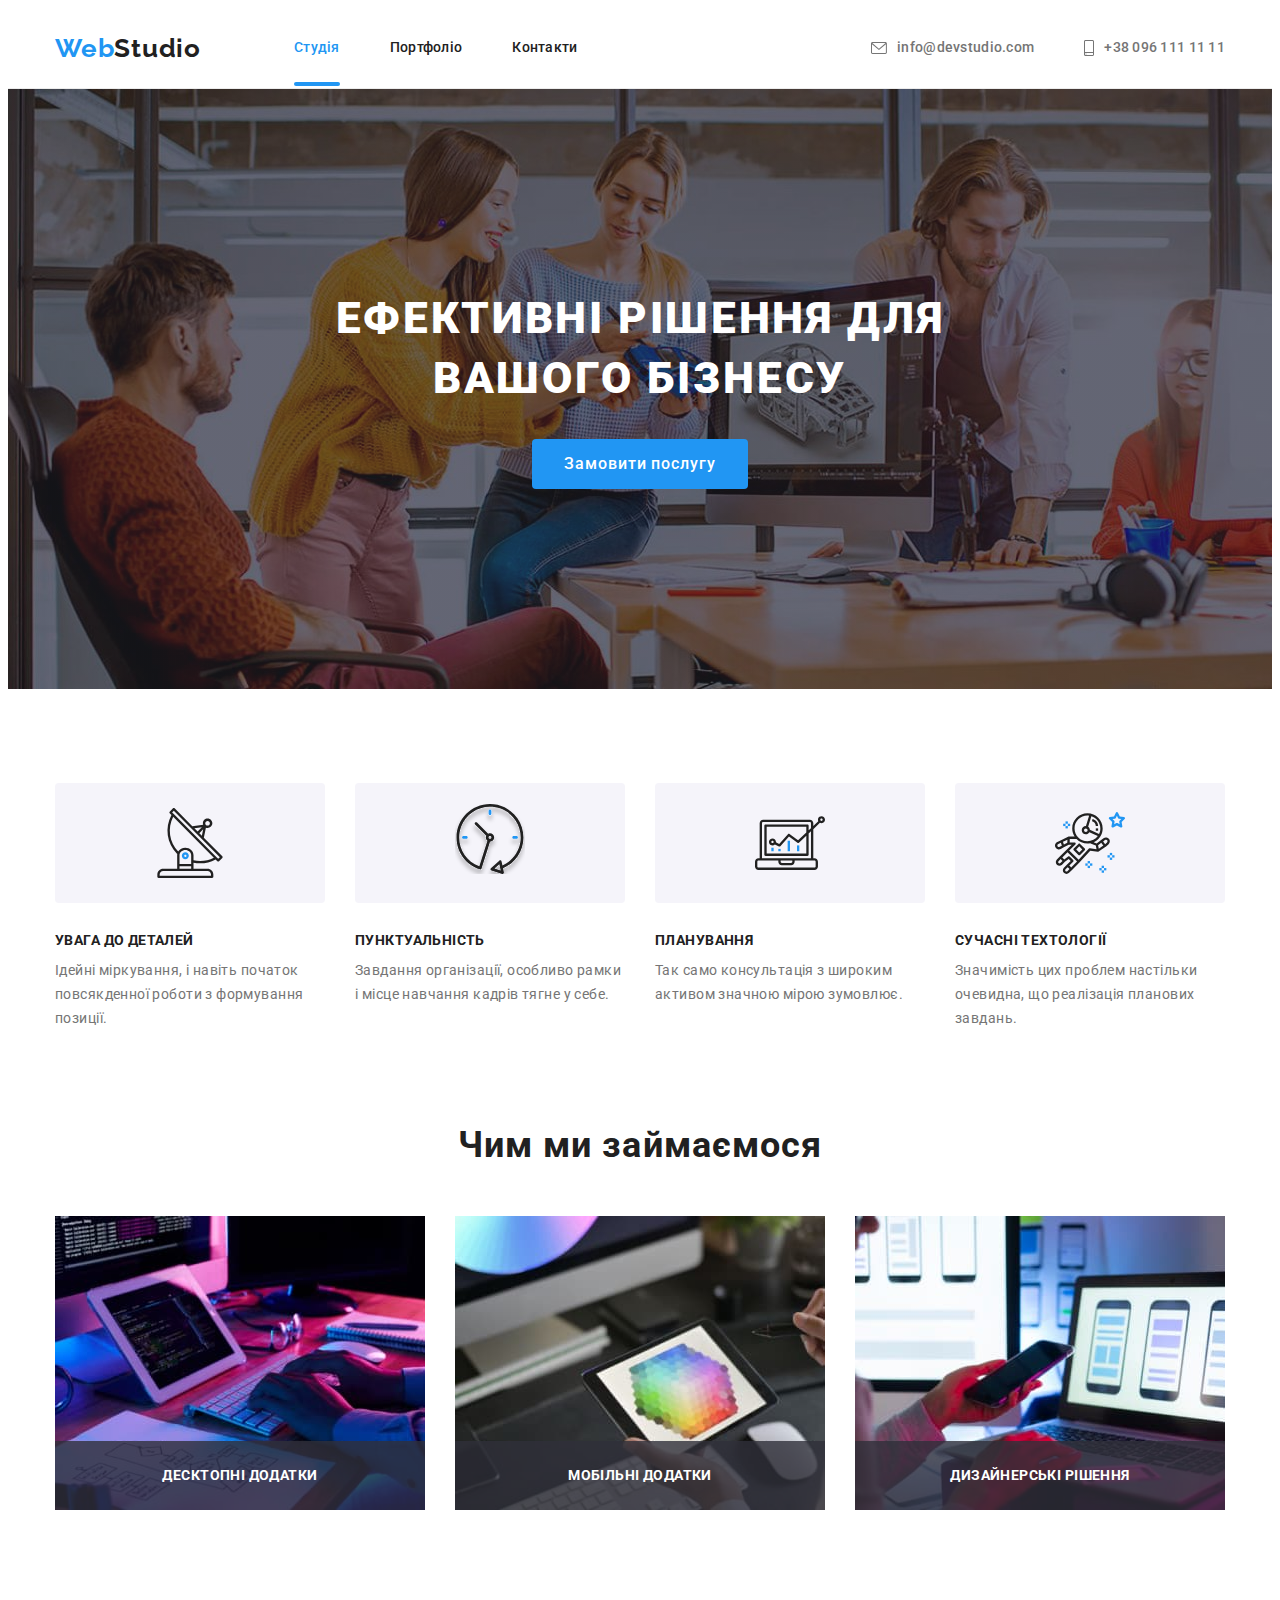
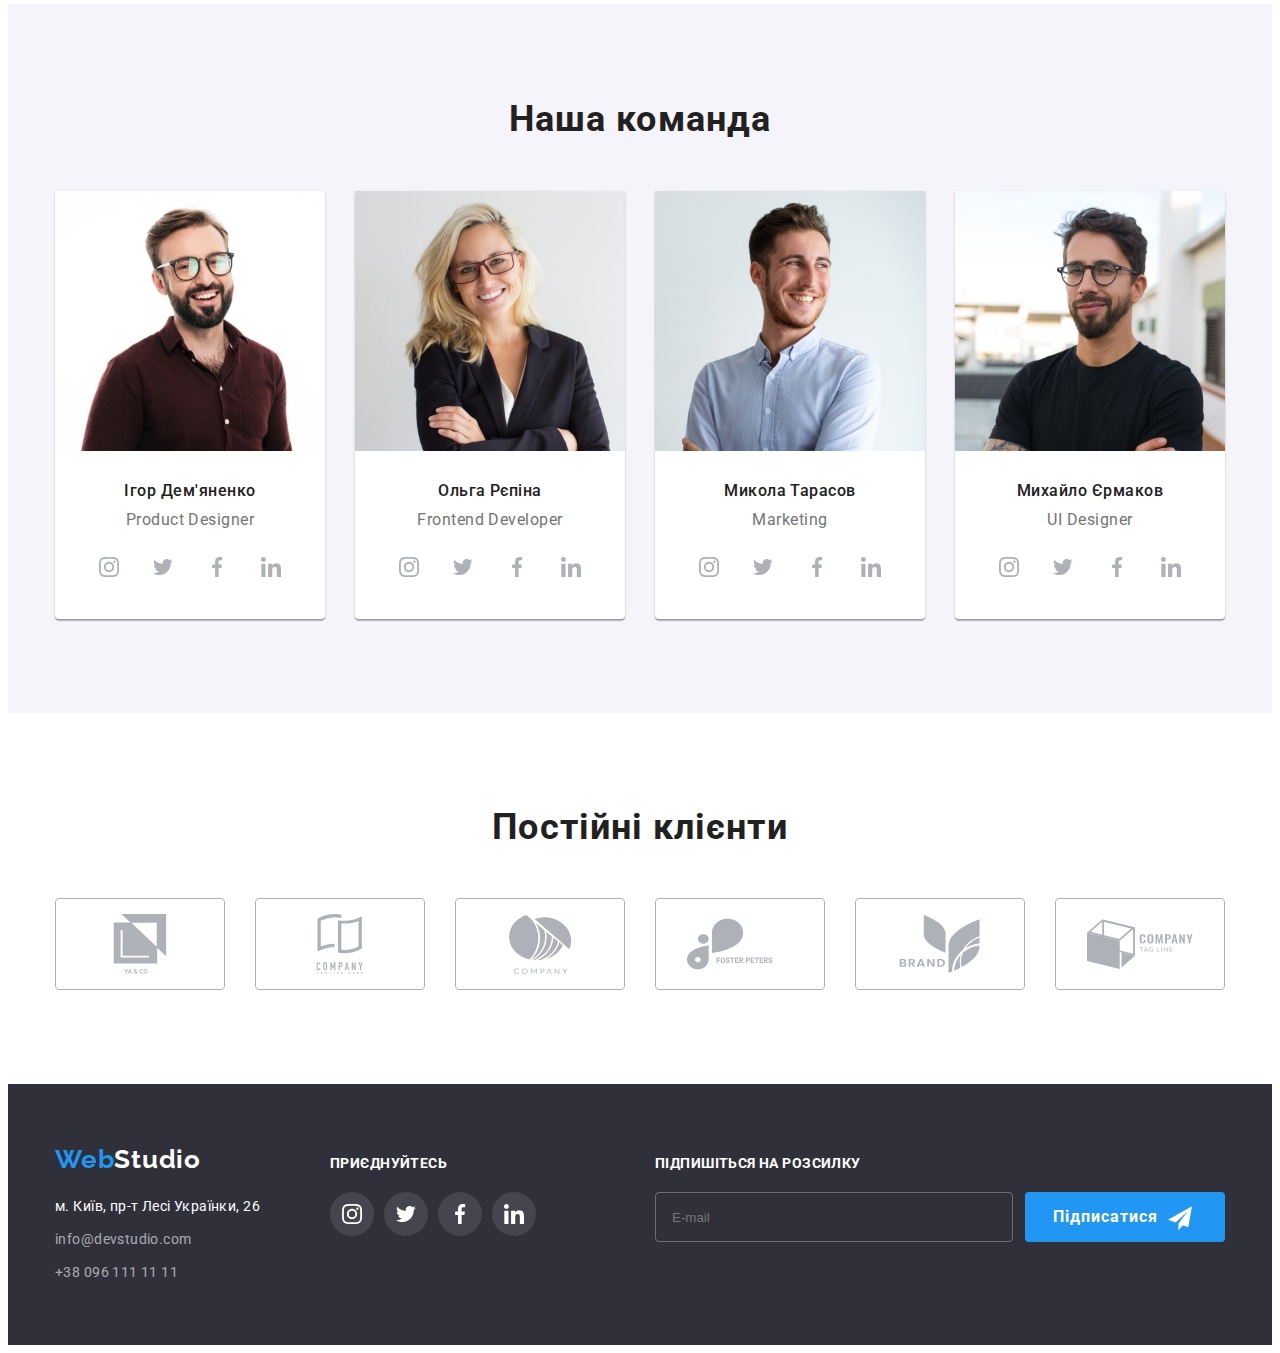
<file: index.html>
<!DOCTYPE html>
<html lang="en">
  <head>
    <meta charset="UTF-8" />
    <meta http-equiv="X-UA-Compatible" content="IE=edge" />
    <meta name="viewport" content="width=device-width, initial-scale=1.0" />
    <title>WebStudio</title>
    <link rel="preconnect" href="https://fonts.googleapis.com" />
    <link rel="preconnect" href="https://fonts.gstatic.com" crossorigin />
    <link
      href="https://fonts.googleapis.com/css2?family=Raleway:wght@700;900&family=Roboto:wght@400;500;700;900&display=swap"
      rel="stylesheet"
    />
    <link
      rel="stylesheet"
      href="https://cdnjs.cloudflare.com/ajax/libs/modern-normalize/1.1.0/modern-normalize.min.css"
      integrity="sha512-wpPYUAdjBVSE4KJnH1VR1HeZfpl1ub8YT/NKx4PuQ5NmX2tKuGu6U/JRp5y+Y8XG2tV+wKQpNHVUX03MfMFn9Q=="
      crossorigin="anonymous"
      referrerpolicy="no-referrer"
    />
    <link rel="stylesheet" href="./CSS/main.min.css">
  </head>

  <body>
    <header class="header">
      <div class="container nav">
        <nav class="nav">
          <a class="logo--upleft link" href="./index.html"
            >Web<span class="logo--upright">Studio</span></a
          >
          <ul class="nav__list list">
            <li class="nav__item">
              <a class="nav__link link nav__link--current" href="./index.html">Студія</a>
            </li>
            <li class="nav__item">
              <a class="nav__link link" href="./portfolio.html">Портфоліо</a>
            </li>
            <li class="nav__item">
              <a class="nav__link link" href="./index.html">Контакти</a>
            </li>
          </ul>
        </nav>
        <ul class="contacts">
          <li class="nav-list">
            <a class="contacts__mail--nav link" href="mailto:info@devstudio.com">
              <svg class="contacts__svg--mail" width="16" height="12">
                <use href="./images/спрайти/symbol-defs.svg#icon-envelope"></use>
              </svg>
              info@devstudio.com
            </a>
          </li>
          <li>
            <a class="contacts__tel--nav link" href="tel:+380961111111">
              <svg class="contacts__svg--tel" width="10" height="16">
                <use href="./images/спрайти/symbol-defs.svg#icon-smartphone"></use>
              </svg>
              +38 096 111 11 11</a
            >
          </li>
        </ul>
      </div>
    </header>

    <main>
      <section class="hero">
        <div class="container container__hero">
          <h1 class="hero__title">Ефективні рішення для вашого бізнесу</h1>
          <button class="button--hero" data-modal-open type="button">Замовити послугу</button>
        </div>
      </section>

      <section class="about section">
        <div class="about__container container">
          <h2 class="visually-hidden">Переваги</h2>
          <ul class="about__list list">
            <li class="about__item about__icon--antenna">
              <h3 class="about__title">Увага до деталей</h3>
              <p class="about__txt">
                Ідейні міркування, і навіть початок повсякденної роботи з формування позиції.
              </p>
            </li>
            <li class="about__item about__icon--clock">
              <h3 class="about__title">Пунктуальність</h3>
              <p class="about__txt">
                Завдання організації, особливо рамки і місце навчання кадрів тягне у себе.
              </p>
            </li>
            <li class="about__item about__icon--diagram">
              <h3 class="about__title">Планування</h3>
              <p class="about__txt">
                Так само консультація з широким активом значною мірою зумовлює.
              </p>
            </li>
            <li class="about__item about__icon--astronaut">
              <h3 class="about__title">Сучасні техтології</h3>
              <p class="about__txt">
                Значимість цих проблем настільки очевидна, що реалізація планових завдань.
              </p>
            </li>
          </ul>
        </div>
      </section>

      <section class="work section">
        <div class="container">
          <h2 class="work__title">Чим ми займаємося</h2>
          <ul class="work__list">
            <li class="work__item">
              <div class="work__wrap">
                <img src="./images/img.jpg" alt="laptop screen" width="370" height="294" />
                <p class="work__text">Десктопні додатки</p>
              </div>
            </li>
            <li class="work__item">
              <div class="work__wrap">
                <img src="./images/box3.jpg" alt="White tablet" width="370" height="294" />
                <p class="work__text">Мобільні додатки</p>
              </div>
            </li>
            <li class="work__item">
              <div class="work__wrap">
                <img src="./images/box2(1).jpg" alt="keybord" width="370" height="294" />
                <p class="work__text">Дизайнерські рішення</p>
              </div>
            </li>
          </ul>
        </div>
      </section>

      <section class="team">
        <div class="container">
          <h2 class="team__title">Наша команда</h2>
          <ul class="team__list list">
            <li class="team__item">
              <img src="./images/img2.jpg" alt="red" width="270" height="270" />
              <div class="team__cards">
                <h3 class="team__name">Ігор Дем'яненко</h3>
                <p class="team__txt">Product Designer</p>
                <ul class="social--team">
                  <li>
                    <a class="social__item--team" href="">
                      <svg class="social__link--team" width="20" height="20">
                        <use href="./images/спрайти/symbol-defs.svg#icon-instagram"></use>
                      </svg>
                    </a>
                  </li>
                  <li>
                    <a class="social__item--team" href="">
                      <svg class="social__link--team" width="20" height="20">
                        <use href="./images/спрайти/symbol-defs.svg#icon-twitter"></use>
                      </svg>
                    </a>
                  </li>
                  <li>
                    <a class="social__item--team" href="">
                      <svg class="social__link--team" width="20" height="20">
                        <use href="./images/спрайти/symbol-defs.svg#icon-facebook"></use>
                      </svg>
                    </a>
                  </li>
                  <li>
                    <a class="social__item--team" href="">
                      <svg class="social__link--team" width="20" height="20">
                        <use href="./images/спрайти/symbol-defs.svg#icon-linkedin"></use>
                      </svg>
                    </a>
                  </li>
                </ul>
              </div>
            </li>
            <li class="team__item">
              <img src="./images/img4.jpg" alt="black and white" width="270" height="270" />
              <div class="team__cards">
                <h3 class="team__name">Ольга Рєпіна</h3>
                <p class="team__txt">Frontend Developer</p>
                <ul class="social--team">
                  <li>
                    <a class="social__item--team" href="">
                      <svg class="social__link--team" width="20" height="20">
                        <use href="./images/спрайти/symbol-defs.svg#icon-instagram"></use>
                      </svg>
                    </a>
                  </li>
                  <li>
                    <a class="social__item--team" href="">
                      <svg class="social__link--team" width="20" height="20">
                        <use href="./images/спрайти/symbol-defs.svg#icon-twitter"></use>
                      </svg>
                    </a>
                  </li>
                  <li>
                    <a class="social__item--team" href="">
                      <svg class="social__link--team" width="20" height="20">
                        <use href="./images/спрайти/symbol-defs.svg#icon-facebook"></use>
                      </svg>
                    </a>
                  </li>
                  <li>
                    <a class="social__item--team" href="">
                      <svg class="social__link--team" width="20" height="20">
                        <use href="./images/спрайти/symbol-defs.svg#icon-linkedin"></use>
                      </svg>
                    </a>
                  </li>
                </ul>
              </div>
            </li>
            <li class="team__item">
              <img src="./images/5.jpg" alt="blu" width="270" height="270" />
              <div class="team__cards">
                <h3 class="team__name">Микола Тарасов</h3>
                <p class="team__txt">Marketing</p>
                <ul class="social--team">
                  <li>
                    <a class="social__item--team" href="">
                      <svg class="social__link--team" width="20" height="20">
                        <use href="./images/спрайти/symbol-defs.svg#icon-instagram"></use>
                      </svg>
                    </a>
                  </li>
                  <li>
                    <a class="social__item--team" href="">
                      <svg class="social__link--team" width="20" height="20">
                        <use href="./images/спрайти/symbol-defs.svg#icon-twitter"></use>
                      </svg>
                    </a>
                  </li>
                  <li>
                    <a class="social__item--team" href="">
                      <svg class="social__link--team" width="20" height="20">
                        <use href="./images/спрайти/symbol-defs.svg#icon-facebook"></use>
                      </svg>
                    </a>
                  </li>
                  <li>
                    <a class="social__item--team" href="">
                      <svg class="social__link--team" width="20" height="20">
                        <use href="./images/спрайти/symbol-defs.svg#icon-linkedin"></use>
                      </svg>
                    </a>
                  </li>
                </ul>
              </div>
            </li>
            <li class="team__item">
              <img src="./images/img66.jpg" alt="black" width="270" height="270" />
              <div class="team__cards">
                <h3 class="team__name">Михайло Єрмаков</h3>
                <p class="team__txt">UI Designer</p>
                <ul class="social--team">
                  <li>
                    <a class="social__item--team" href="">
                      <svg class="social__link--team" width="20" height="20">
                        <use href="./images/спрайти/symbol-defs.svg#icon-instagram"></use>
                      </svg>
                    </a>
                  </li>
                  <li>
                    <a class="social__item--team" href="">
                      <svg class="social__link--team" width="20" height="20">
                        <use href="./images/спрайти/symbol-defs.svg#icon-twitter"></use>
                      </svg>
                    </a>
                  </li>
                  <li>
                    <a class="social__item--team" href="">
                      <svg class="social__link--team" width="20" height="20">
                        <use href="./images/спрайти/symbol-defs.svg#icon-facebook"></use>
                      </svg>
                    </a>
                  </li>
                  <li>
                    <a class="social__item--team" href="">
                      <svg class="social__link--team" width="20" height="20">
                        <use href="./images/спрайти/symbol-defs.svg#icon-linkedin"></use>
                      </svg>
                    </a>
                  </li>
                </ul>
              </div>
            </li>
          </ul>
        </div>
      </section>

      <section class="clients">
        <div class="clients-div">
          <h2 class="clients__titel">Постійні клієнти</h2>
          <ul class="clients__list">
            <li class="clients__name item-yago">
              <a class="clients__logo" href="">
                <svg class="clients__svg">
                  <use href="./images/спрайти/symbol-defs.svg#icon-Union"></use>
                </svg>
              </a>
            </li>
            <li class="clients__name item-tagline">
              <a class="clients__logo" href="">
                <svg class="clients__svg">
                  <use href="./images/спрайти/symbol-defs.svg#icon-company-tagline-here"></use>
                </svg>
              </a>
            </li>
            <li class="clients__name item-company">
              <a class="clients__logo" href="">
                <svg class="clients__svg">
                  <use href="./images/спрайти/symbol-defs.svg#icon-company"></use>
                </svg>
              </a>
            </li>
            <li class="clients__name item-foster">
              <a class="clients__logo" href="">
                <svg class="clients__svg">
                  <use href="./images/спрайти/symbol-defs.svg#icon-foster-peters"></use>
                </svg>
              </a>
            </li>
            <li class="clients__name item-brand">
              <a class="clients__logo" href="">
                <svg class="clients__svg">
                  <use href="./images/спрайти/symbol-defs.svg#icon-brand"></use>
                </svg>
              </a>
            </li>
            <li class="clients__name item-tagline2">
              <a class="clients__logo" href="">
                <svg class="clients__svg">
                  <use href="./images/спрайти/symbol-defs.svg#icon-ta-line"></use>
                </svg>
              </a>
            </li>
          </ul>
        </div>
      </section>
    </main>

    <footer class="footer">
      <section class="">
        <div class="container footer__container">
          <div class="container-addres">
            <a class="logo--downleft link" href="./index.html"
              >Web<span class="logo--downright">Studio</span></a
            >
            <address class="contacts--footer">
              <ul class="contacts__list--footer list">
                <li class="contacts__item--footer">
                  <a
                    class="contacts__map--footer link"
                    href="https://goo.gl/maps/A6BVXdk1ybbCkHYm9"
                    target="_blank"
                    rel="nofollow noopener"
                    >м. Київ, пр-т Лесі Українки, 26</a
                  >
                </li>
                <li class="contacts__item--footer">
                  <a class="contacts__mail--footer link" href="mailto:info@devstudio.com"
                    >info@devstudio.com</a
                  >
                </li>
                <li class="contacts__item--footer">
                  <a class="contacts__tell--footer link" href="tel:+380961111111">+38 096 111 11 11</a>
                </li>
              </ul>
            </address>
          </div>
          <div class="social--footer">
            <p class="social__title--footer">приєднуйтесь</p>
            <ul class="social__list--footer">
              <li class="footer-social-item">
                <a class="social__link--footer" href="">
                  <svg class="social__logo--footer" width="20" height="20">
                    <use href="./images/спрайти/symbol-defs.svg#icon-instagram"></use>
                  </svg>
                </a>
              </li>
              <li class="footer-social-item">
                <a class="social__link--footer" href="">
                  <svg class="social__logo--footer" width="20" height="20">
                    <use href="./images/спрайти/symbol-defs.svg#icon-twitter"></use>
                  </svg>
                </a>
              </li>
              <li class="footer-social-item">
                <a class="social__link--footer" href="">
                  <svg class="social__logo--footer" width="20" height="20">
                    <use href="./images/спрайти/symbol-defs.svg#icon-facebook"></use>
                  </svg>
                </a>
              </li>
              <li class="footer-social-item">
                <a class="social__link--footer" href="">
                  <svg class="social__logo--footer" width="20" height="20">
                    <use href="./images/спрайти/symbol-defs.svg#icon-linkedin"></use>
                  </svg>
                </a>
              </li>
            </ul>
          </div>
        <div class="footer__spam">
          <p class="footer__spam-title">Підпишіться на розсилку</p>
          <form action="" style="display: flex;flex-direction: row-reverse;">           
          <button class="button--footer" type="submit"> 
            Підписатися
            <span>
              <svg class="footer__icon-send" width="24" height="24">
                <use href="./images/спрайти/symbol-defs.svg#icon-send"></use>
            </svg>
            </span>
          </button>
          <input type="mail" class="footer__spam-mail" name="mail-spam" placeholder="E-mail"></form>
        </div>
        </div>
      </section>
    </footer>
    <div class="backdrop is-hidden" data-modal>
      <div class="modal">
        <p class="modal__title">Залиште свої дані, ми вам передзвонимо</p>
        <form action="">
          <label for="">
            <span class="modal__label-text">Ім'я</span>
            <span class="modal__wrap">
              <input
                type="text"
                class="modal__input"
                name="user-name"
                required
              />
              <svg class="modal__input-icon" width="18" height="18">
                <use href="./images/спрайти/symbol-defs.svg#icon-person-black"></use>
              </svg>
            </span>
          </label>
          <span class="modal__label-text">Телефон</span>
            <span class="modal__wrap">
              <input
                type="tel"
                class="modal__input"
                name="tel-modal"
                required
              />
              <svg class="modal__input-icon" width="18" height="18">
                <use href="./images/спрайти/symbol-defs.svg#icon-phone-black"></use>
              </svg>
            </span>
          </label>
          <span class="modal__label-text">Пошта</span>
            <span class="modal__wrap">
              <input
                type="email"
                class="modal__input"
                name="mail"
                required
              />
              <svg class="modal__input-icon" width="18" height="18">
                <use href="./images/спрайти/symbol-defs.svg#icon-email-black"></use>
              </svg>
            </span>
          <div class="modal__field">
            <label for="user-text" class="modal__label">Коментар</label>
            <textarea
              name="user-text"
              id="user-text"
              class="modal__comment border-comment"
              placeholder="Введіть текст"
            ></textarea>
          </div>
          <div class="checkbox">
            <input
              type="checkbox"
              class="checkbox__check visually-hidden"
              name="privacy-modal"
              value="true"
              id="privacy"
            />
            <label for="privacy" class="checkbox__text" style="display: flex;">
              <span>
                <svg class="check-icon" width="16" height="16">
                  <use href="./images/спрайти/symbol-defs.svg#Vector"></use>
                </svg>
              </span><p class="checkbox__privacy">Погоджуюся з розсилкою та приймаю 
                <a class="checkbox__link" href="./index.html">Умови договору</a></p>
              </label>
          </div>
          <button class="button--send" type="submit">Відправити</button>
        <button class="button--close" data-modal-close>
          <svg class="modal-close-icon" width="18" height="18">
            <use href="./images/спрайти/symbol-defs.svg#icon-close"></use>
          </svg>
        </button>
      </div>
    </div>
    <script src="./js/modal.js"></script>
  </body>
</html>
</file>
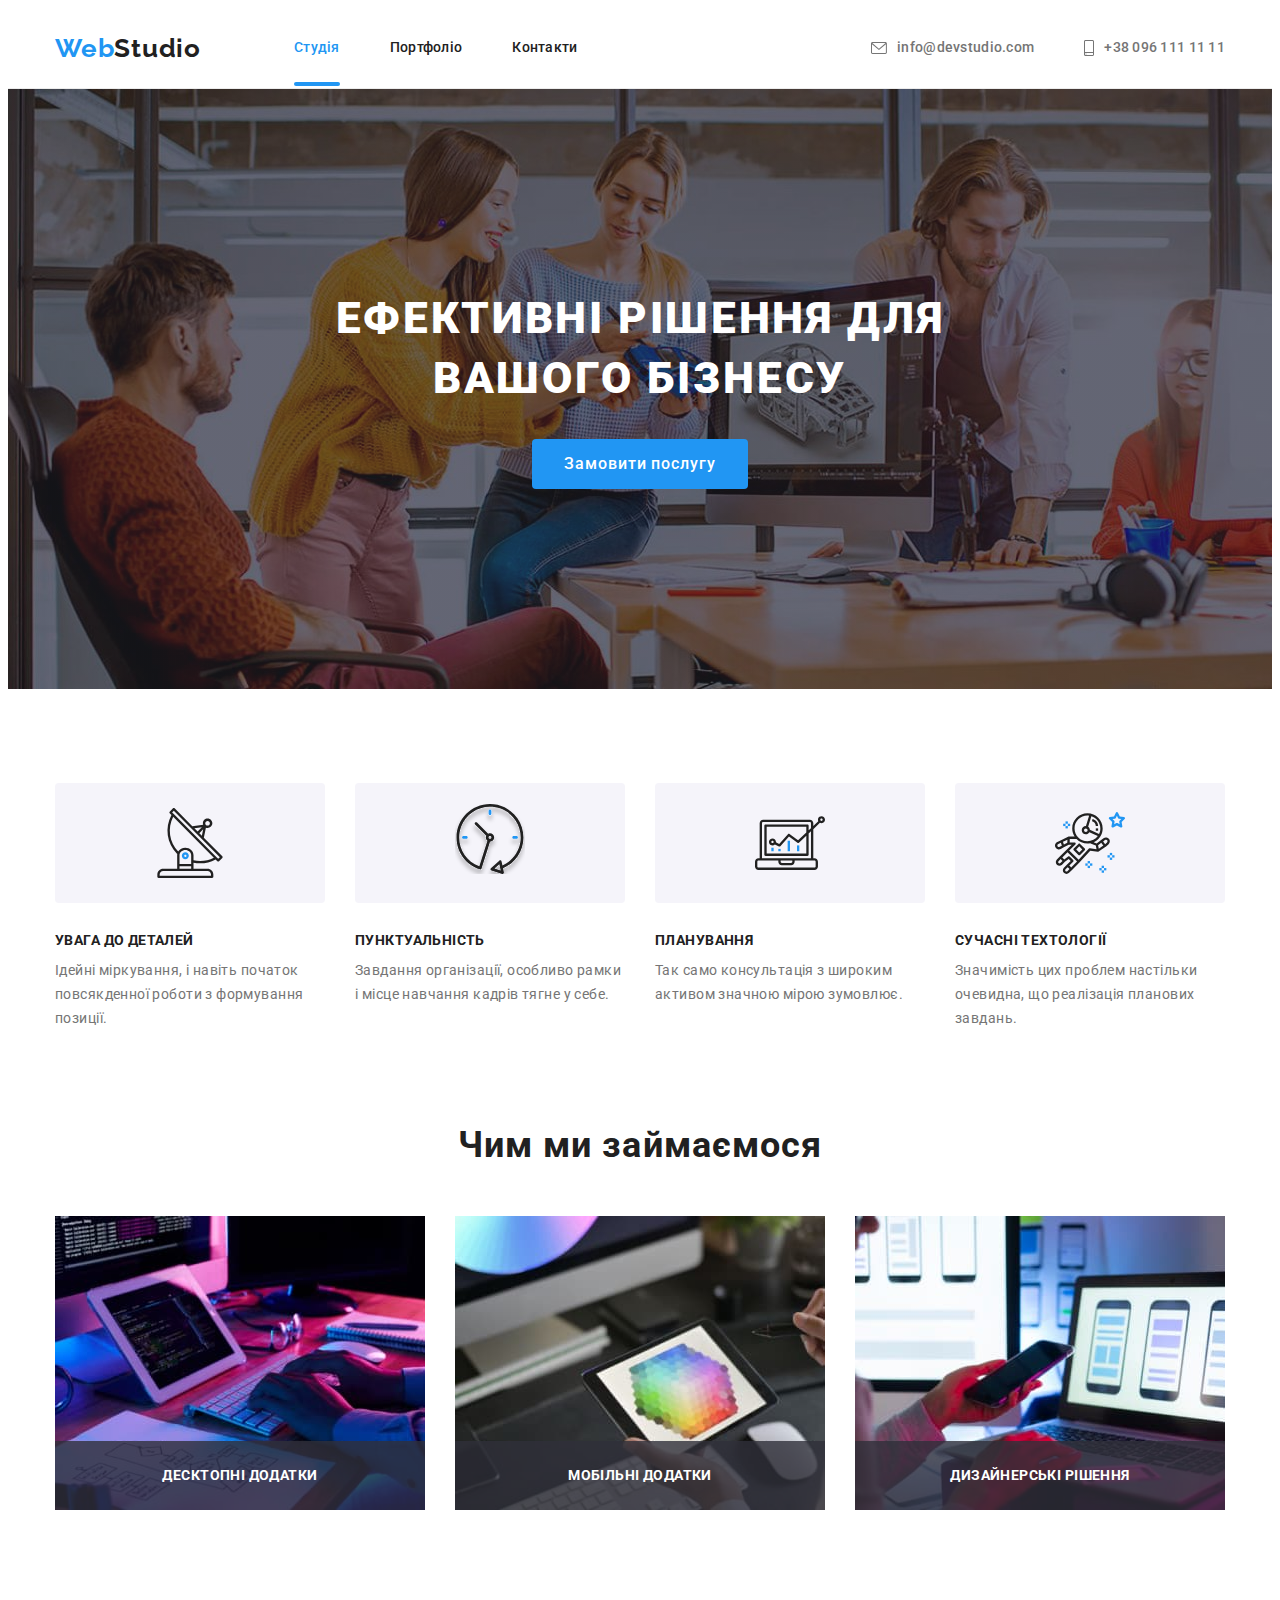
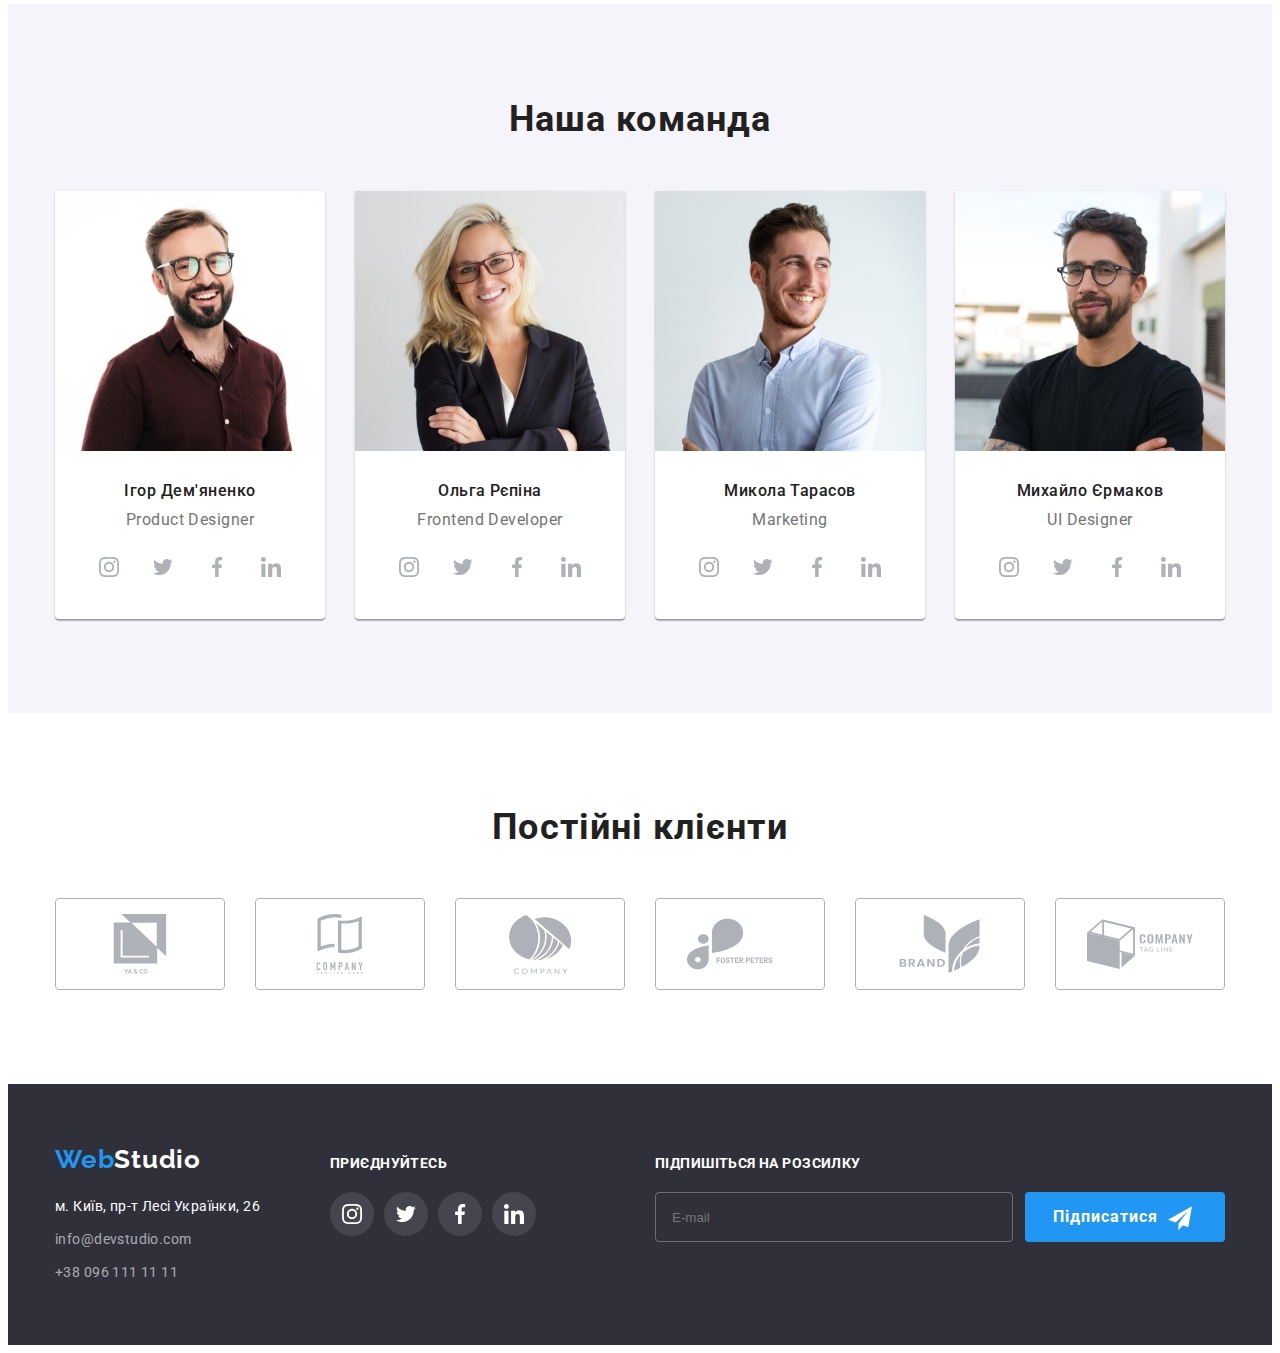
<file: js/index.html>
<!DOCTYPE html>
<html lang="en">
  <head>
    <meta charset="UTF-8" />
    <meta http-equiv="X-UA-Compatible" content="IE=edge" />
    <meta name="viewport" content="width=device-width, initial-scale=1.0" />
    <title>WebStudio</title>
    <link rel="preconnect" href="https://fonts.googleapis.com" />
    <link rel="preconnect" href="https://fonts.gstatic.com" crossorigin />
    <link
      href="https://fonts.googleapis.com/css2?family=Raleway:wght@700;900&family=Roboto:wght@400;500;700;900&display=swap"
      rel="stylesheet"
    />
    <link
      rel="stylesheet"
      href="https://cdnjs.cloudflare.com/ajax/libs/modern-normalize/1.1.0/modern-normalize.min.css"
      integrity="sha512-wpPYUAdjBVSE4KJnH1VR1HeZfpl1ub8YT/NKx4PuQ5NmX2tKuGu6U/JRp5y+Y8XG2tV+wKQpNHVUX03MfMFn9Q=="
      crossorigin="anonymous"
      referrerpolicy="no-referrer"
    />
    <link rel="stylesheet" href="./CSS/styles.css" />
  </head>

  <body>
    <header class="header">
      <div class="container header-container">
        <nav class="header-container">
          <a class="header-logo link" href="./index.html"
            >Web<span class="logo-studio">Studio</span></a
          >
          <ul class="header-list list">
            <li class="header-item">
              <a class="header-link link current" href="./index.html">Студія</a>
            </li>
            <li class="header-item">
              <a class="header-link link" href="./portfolio.html">Портфоліо</a>
            </li>
            <li class="header-item">
              <a class="header-link link" href="./index.html">Контакти</a>
            </li>
          </ul>
        </nav>
        <ul class="header-ocntact-container">
          <li class="header-addres-list">
            <a class="header-mail link" href="mailto:info@devstudio.com">
              <svg class="icon-envelope" width="16" height="12">
                <use href="./images/спрайти/symbol-defs.svg#icon-envelope"></use>
              </svg>
              info@devstudio.com
            </a>
          </li>
          <li>
            <a class="header-tel link" href="tel:+380961111111">
              <svg class="icon-smartphone" width="10" height="16">
                <use href="./images/спрайти/symbol-defs.svg#icon-smartphone"></use>
              </svg>
              +38 096 111 11 11</a
            >
          </li>
        </ul>
      </div>
    </header>

    <main>
      <section class="hero">
        <div class="container container-hero">
          <h1 class="hero-title">Ефективні рішення для вашого бізнесу</h1>
          <button class="hero-btn" data-modal-open type="button">Замовити послугу</button>
        </div>
      </section>

      <section class="about section">
        <div class="about-container container">
          <h2 class="visually-hidden">Переваги</h2>
          <ul class="about-list list">
            <li class="about-item icon-antenna">
              <h3 class="about-title">Увага до деталей</h3>
              <p class="about-txt">
                Ідейні міркування, і навіть початок повсякденної роботи з формування позиції.
              </p>
            </li>
            <li class="about-item icon-clock">
              <h3 class="about-title">Пунктуальність</h3>
              <p class="about-txt">
                Завдання організації, особливо рамки і місце навчання кадрів тягне у себе.
              </p>
            </li>
            <li class="about-item icon-diagram">
              <h3 class="about-title">Планування</h3>
              <p class="about-txt">
                Так само консультація з широким активом значною мірою зумовлює.
              </p>
            </li>
            <li class="about-item icon-astronaut">
              <h3 class="about-title">Сучасні техтології</h3>
              <p class="about-txt">
                Значимість цих проблем настільки очевидна, що реалізація планових завдань.
              </p>
            </li>
          </ul>
        </div>
      </section>

      <section class="work section">
        <div class="container">
          <h2 class="work-title">Чим ми займаємося</h2>
          <ul class="work-list">
            <li class="work-list-item">
              <div class="work-wrap">
                <img src="./images/img.jpg" alt="laptop screen" width="370" height="294" />
                <p class="work-list-text">Десктопні додатки</p>
              </div>
            </li>
            <li class="work-list-item">
              <div class="work-wrap">
                <img src="./images/box3.jpg" alt="White tablet" width="370" height="294" />
                <p class="work-list-text">Мобільні додатки</p>
              </div>
            </li>
            <li class="work-list-item">
              <div class="work-wrap">
                <img src="./images/box2(1).jpg" alt="keybord" width="370" height="294" />
                <p class="work-list-text">Дизайнерські рішення</p>
              </div>
            </li>
          </ul>
        </div>
      </section>

      <section class="team">
        <div class="container">
          <h2 class="team-title">Наша команда</h2>
          <ul class="team-list list">
            <li class="team-item">
              <img src="./images/img2.jpg" alt="red" width="270" height="270" />
              <div class="container-team-txt">
                <h3 class="team-name">Ігор Дем'яненко</h3>
                <p class="team-txt">Product Designer</p>
                <ul class="team-social-list list">
                  <li>
                    <a class="team-social-item" href="">
                      <svg class="social" width="20" height="20">
                        <use href="./images/спрайти/symbol-defs.svg#icon-instagram"></use>
                      </svg>
                    </a>
                  </li>
                  <li>
                    <a class="team-social-item" href="">
                      <svg class="social" width="20" height="20">
                        <use href="./images/спрайти/symbol-defs.svg#icon-twitter"></use>
                      </svg>
                    </a>
                  </li>
                  <li>
                    <a class="team-social-item" href="">
                      <svg class="social" width="20" height="20">
                        <use href="./images/спрайти/symbol-defs.svg#icon-facebook"></use>
                      </svg>
                    </a>
                  </li>
                  <li>
                    <a class="team-social-item" href="">
                      <svg class="social" width="20" height="20">
                        <use href="./images/спрайти/symbol-defs.svg#icon-linkedin"></use>
                      </svg>
                    </a>
                  </li>
                </ul>
              </div>
            </li>
            <li class="team-item">
              <img src="./images/img4.jpg" alt="black and white" width="270" height="270" />
              <div class="container-team-txt">
                <h3 class="team-name">Ольга Рєпіна</h3>
                <p class="team-txt">Frontend Developer</p>
                <ul class="team-social-list list">
                  <li>
                    <a class="team-social-item" href="">
                      <svg class="social" width="20" height="20">
                        <use href="./images/спрайти/symbol-defs.svg#icon-instagram"></use>
                      </svg>
                    </a>
                  </li>
                  <li>
                    <a class="team-social-item" href="">
                      <svg class="social" width="20" height="20">
                        <use href="./images/спрайти/symbol-defs.svg#icon-twitter"></use>
                      </svg>
                    </a>
                  </li>
                  <li>
                    <a class="team-social-item" href="">
                      <svg class="social" width="20" height="20">
                        <use href="./images/спрайти/symbol-defs.svg#icon-facebook"></use>
                      </svg>
                    </a>
                  </li>
                  <li>
                    <a class="team-social-item" href="">
                      <svg class="social" width="20" height="20">
                        <use href="./images/спрайти/symbol-defs.svg#icon-linkedin"></use>
                      </svg>
                    </a>
                  </li>
                </ul>
              </div>
            </li>
            <li class="team-item">
              <img src="./images/5.jpg" alt="blu" width="270" height="270" />
              <div class="container-team-txt">
                <h3 class="team-name">Микола Тарасов</h3>
                <p class="team-txt">Marketing</p>
                <ul class="team-social-list list">
                  <li>
                    <a class="team-social-item" href="">
                      <svg class="social" width="20" height="20">
                        <use href="./images/спрайти/symbol-defs.svg#icon-instagram"></use>
                      </svg>
                    </a>
                  </li>
                  <li>
                    <a class="team-social-item" href="">
                      <svg class="social" width="20" height="20">
                        <use href="./images/спрайти/symbol-defs.svg#icon-twitter"></use>
                      </svg>
                    </a>
                  </li>
                  <li>
                    <a class="team-social-item" href="">
                      <svg class="social" width="20" height="20">
                        <use href="./images/спрайти/symbol-defs.svg#icon-facebook"></use>
                      </svg>
                    </a>
                  </li>
                  <li>
                    <a class="team-social-item" href="">
                      <svg class="social" width="20" height="20">
                        <use href="./images/спрайти/symbol-defs.svg#icon-linkedin"></use>
                      </svg>
                    </a>
                  </li>
                </ul>
              </div>
            </li>
            <li class="team-item">
              <img src="./images/img66.jpg" alt="black" width="270" height="270" />
              <div class="container-team-txt">
                <h3 class="team-name">Михайло Єрмаков</h3>
                <p class="team-txt">UI Designer</p>
                <ul class="team-social-list list">
                  <li>
                    <a class="team-social-item" href="">
                      <svg class="social" width="20" height="20">
                        <use href="./images/спрайти/symbol-defs.svg#icon-instagram"></use>
                      </svg>
                    </a>
                  </li>
                  <li>
                    <a class="team-social-item" href="">
                      <svg class="social" width="20" height="20">
                        <use href="./images/спрайти/symbol-defs.svg#icon-twitter"></use>
                      </svg>
                    </a>
                  </li>
                  <li>
                    <a class="team-social-item" href="">
                      <svg class="social" width="20" height="20">
                        <use href="./images/спрайти/symbol-defs.svg#icon-facebook"></use>
                      </svg>
                    </a>
                  </li>
                  <li>
                    <a class="team-social-item" href="">
                      <svg class="social" width="20" height="20">
                        <use href="./images/спрайти/symbol-defs.svg#icon-linkedin"></use>
                      </svg>
                    </a>
                  </li>
                </ul>
              </div>
            </li>
          </ul>
        </div>
      </section>

      <section class="clients">
        <div class="clients-div">
          <h2 class="clients-titel">Постійні клієнти</h2>
          <ul class="clients-list">
            <li class="clients-name item-yago">
              <a class="clients-logo" href="">
                <svg class="client-item">
                  <use href="./images/спрайти/symbol-defs.svg#icon-Union"></use>
                </svg>
              </a>
            </li>
            <li class="clients-name item-tagline">
              <a class="clients-logo" href="">
                <svg class="client-item">
                  <use href="./images/спрайти/symbol-defs.svg#icon-company-tagline-here"></use>
                </svg>
              </a>
            </li>
            <li class="clients-name item-company">
              <a class="clients-logo" href="">
                <svg class="client-item">
                  <use href="./images/спрайти/symbol-defs.svg#icon-company"></use>
                </svg>
              </a>
            </li>
            <li class="clients-name item-foster">
              <a class="clients-logo" href="">
                <svg class="client-item">
                  <use href="./images/спрайти/symbol-defs.svg#icon-foster-peters"></use>
                </svg>
              </a>
            </li>
            <li class="clients-name item-brand">
              <a class="clients-logo" href="">
                <svg class="client-item">
                  <use href="./images/спрайти/symbol-defs.svg#icon-brand"></use>
                </svg>
              </a>
            </li>
            <li class="clients-name item-tagline2">
              <a class="clients-logo" href="">
                <svg class="client-item">
                  <use href="./images/спрайти/symbol-defs.svg#icon-ta-line"></use>
                </svg>
              </a>
            </li>
          </ul>
        </div>
      </section>
    </main>

    <footer class="footer">
      <section class="">
        <div class="container container-footer">
          <div class="container-addres">
            <a class="footer-logo link" href="./index.html"
              >Web<span class="logo-foter-studio">Studio</span></a
            >
            <address class="footer-address">
              <ul class="footer-list list">
                <li class="footer-item">
                  <a
                    class="footer-map link"
                    href="https://goo.gl/maps/A6BVXdk1ybbCkHYm9"
                    target="_blank"
                    rel="nofollow noopener"
                    >м. Київ, пр-т Лесі Українки, 26</a
                  >
                </li>
                <li class="footer-item">
                  <a class="footer-mail link" href="mailto:info@devstudio.com"
                    >info@devstudio.com</a
                  >
                </li>
                <li class="footer-item">
                  <a class="footer-tel link" href="tel:+380961111111">+38 096 111 11 11</a>
                </li>
              </ul>
            </address>
          </div>
          <div class="footer-social">
            <p class="footer-social-title">приєднуйтесь</p>
            <ul class="footer-social-list">
              <li class="footer-social-item">
                <a class="footer-social-link" href="">
                  <svg class="footer-social-logo" width="20" height="20">
                    <use href="./images/спрайти/symbol-defs.svg#icon-instagram"></use>
                  </svg>
                </a>
              </li>
              <li class="footer-social-item">
                <a class="footer-social-link" href="">
                  <svg class="footer-social-logo" width="20" height="20">
                    <use href="./images/спрайти/symbol-defs.svg#icon-twitter"></use>
                  </svg>
                </a>
              </li>
              <li class="footer-social-item">
                <a class="footer-social-link" href="">
                  <svg class="footer-social-logo" width="20" height="20">
                    <use href="./images/спрайти/symbol-defs.svg#icon-facebook"></use>
                  </svg>
                </a>
              </li>
              <li class="footer-social-item">
                <a class="footer-social-link" href="">
                  <svg class="footer-social-logo" width="20" height="20">
                    <use href="./images/спрайти/symbol-defs.svg#icon-linkedin"></use>
                  </svg>
                </a>
              </li>
            </ul>
          </div>
        <div class="footer-spam">
          <p class="footer-spam-title">Підпишіться на розсилку</p>
          <form action="" style="display: flex;flex-direction: row-reverse;">           
          <button class="footer-btn" type="submit"> 
            Підписатися
            <span>
              <svg class="footer-icon-send" width="24" height="24">
                <use href="./images/спрайти/symbol-defs.svg#icon-send"></use>
            </svg>
            </span>
          </button>
          <input type="mail" class="footer-spam-mail" name="mail-spam" placeholder="E-mail"></form>
        </div>
        </div>
      </section>
    </footer>
    <div class="backdrop is-hidden" data-modal>
      <div class="modal">
        <p class="modal-title">Залиште свої дані, ми вам передзвонимо</p>
        <form action="">
          <label for="">
            <span class="modal-label-text">Ім'я</span>
            <span class="input-wrap">
              <input
                type="text"
                class="modal-input"
                name="user-name"
                required
              />
              <svg class="modal-input-icon" width="18" height="18">
                <use href="./images/спрайти/symbol-defs.svg#icon-person-black"></use>
              </svg>
            </span>
          </label>
          <span class="modal-label-text">Телефон</span>
            <span class="input-wrap">
              <input
                type="tel"
                class="modal-input"
                name="tel-modal"
                required
              />
              <svg class="modal-input-icon" width="18" height="18">
                <use href="./images/спрайти/symbol-defs.svg#icon-phone-black"></use>
              </svg>
            </span>
          </label>
          <span class="modal-label-text">Пошта</span>
            <span class="input-wrap">
              <input
                type="email"
                class="modal-input"
                name="mail"
                required
              />
              <svg class="modal-input-icon" width="18" height="18">
                <use href="./images/спрайти/symbol-defs.svg#icon-email-black"></use>
              </svg>
            </span>
          <div class="modal-field">
            <label for="user-text" class="modal-label">Коментар</label>
            <textarea
              name="user-text"
              id="user-text"
              class="modal-comment border-comment"
              placeholder="Введіть текст"
            ></textarea>
          </div>
          <div class="modal-checkbox">
            <input
              type="checkbox"
              class="input-check visually-hidden"
              name="privacy-modal"
              value="true"
              id="privacy"
            />
            <label for="privacy" class="check-text" style="display: flex;">
              <span>
                <svg class="check-icon" width="16" height="16">
                  <use href="./images/спрайти/symbol-defs.svg#Vector"></use>
                </svg>
              </span><p class="check-txt-privacy">Погоджуюся з розсилкою та приймаю <p class="check-txt-privacy-link">Умови договору</p></p>
              </label>
          </div>
          <button class="modal-btn-send" type="submit">Відправити</button>
        <button class="modal-btn" data-modal-close>
          <svg class="modal-close-icon" width="18" height="18">
            <use href="./images/спрайти/symbol-defs.svg#icon-close"></use>
          </svg>
        </button>
      </div>
    </div>
    <script src="./js/modal.js"></script>
  </body>
</html>
</file>
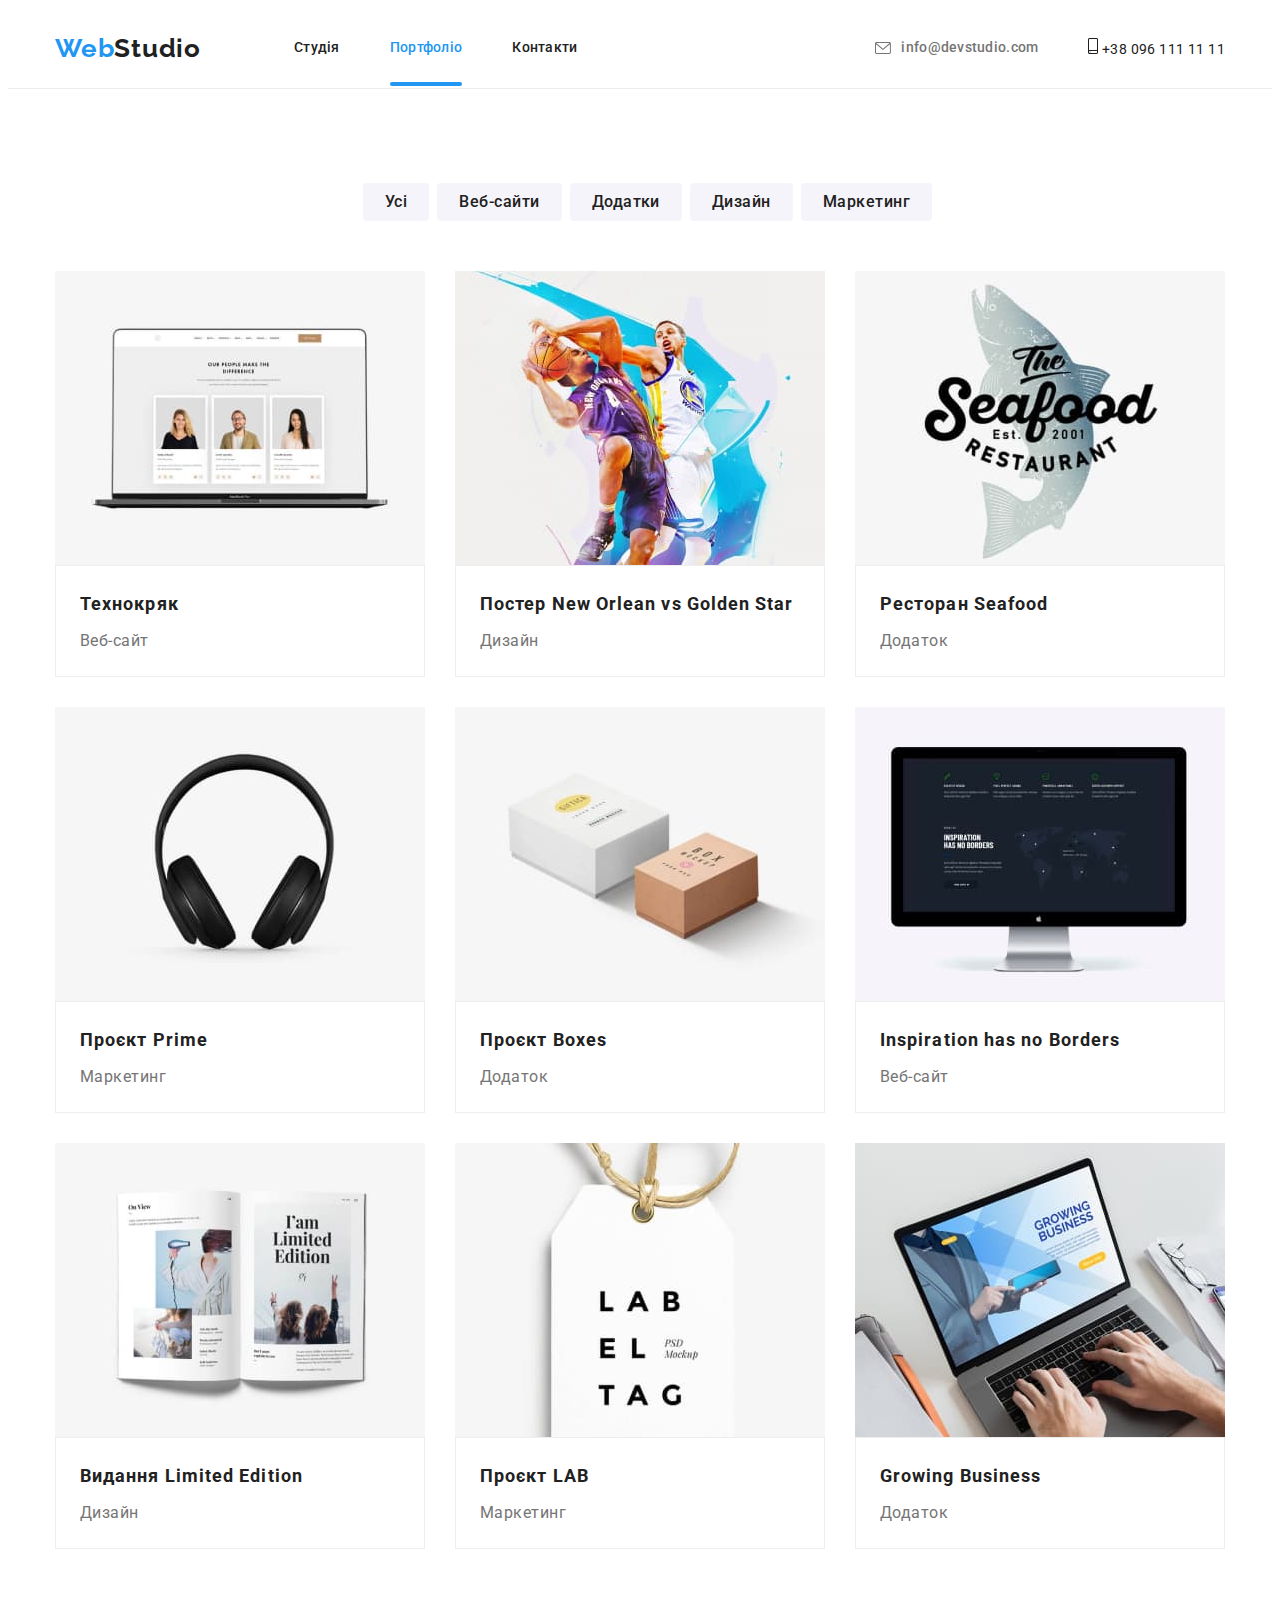
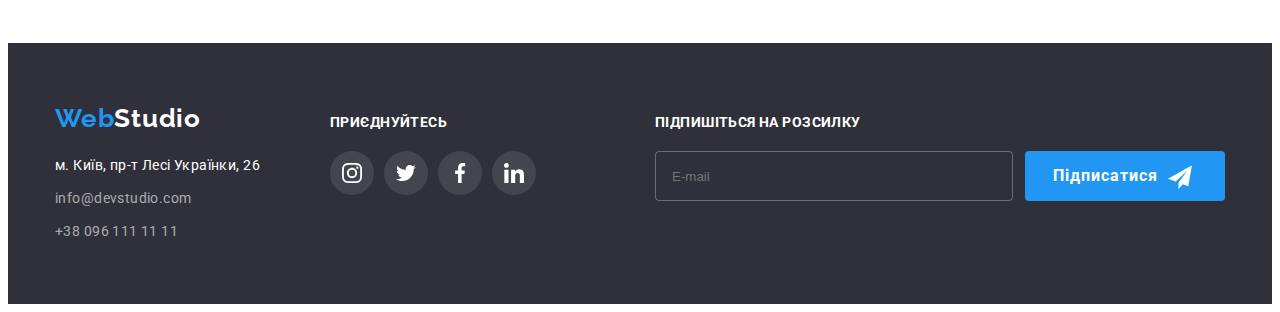
<file: portfolio.html>
<!DOCTYPE html>
<html lang="en">
  <head>
    <meta charset="UTF-8" />
    <meta http-equiv="X-UA-Compatible" content="IE=edge" />
    <meta name="viewport" content="width=device-width, initial-scale=1.0" />
    <title>WebStudio.Portfolio</title>
    <link rel="preconnect" href="https://fonts.googleapis.com" />
    <link rel="preconnect" href="https://fonts.gstatic.com" crossorigin />
    <link
      href="https://fonts.googleapis.com/css2?family=Raleway:wght@700;900&family=Roboto:wght@400;500;700&display=swap"
      rel="stylesheet"
    />
    <link rel="stylesheet" 
    href="https://cdnjs.cloudflare.com/ajax/libs/modern-normalize/1.1.0/modern-normalize.min.css" 
    integrity="sha512-wpPYUAdjBVSE4KJnH1VR1HeZfpl1ub8YT/NKx4PuQ5NmX2tKuGu6U/JRp5y+Y8XG2tV+wKQpNHVUX03MfMFn9Q==" 
    crossorigin="anonymous" 
    referrerpolicy="no-referrer" 
    />
    <link rel="stylesheet" href="./CSS/main.min.css">
  </head>

  <body>
    <header class="header">
      <div class="container nav">
        <nav class="nav">
          <a class="logo--upleft link" href="./index.html"
            >Web<span class="logo--upright">Studio</span></a
          >
          <ul class="nav__list list">
            <li class="nav__item">
              <a class="nav__link link" href="./index.html">Студія</a>
            </li>
            <li class="nav__item">
              <a class="nav__link link nav__link--current" href="./portfolio.html">Портфоліо</a>
            </li>
            <li class="nav__item">
              <a class="nav__link link" href="./index.html">Контакти</a>
            </li>
          </ul>
        </nav>
        <ul class="contacts">
          <li class="contacts__list">
            <a class="contacts__mail--nav link" href="mailto:info@devstudio.com">
              <svg class="contacts__svg--mail" width="16" height="12">
                <use href="./images/спрайти/symbol-defs.svg#icon-envelope"></use>
              </svg>
              info@devstudio.com
            </a>
          </li>
          <li>
            <a class="ontacts__tel--nav link" href="tel:+380961111111">
              <svg class="contacts__svg--tel" width="10" height="16">
                <use href="./images/спрайти/symbol-defs.svg#icon-smartphone"></use>
              </svg>
              +38 096 111 11 11</a
            >
          </li>
        </ul>
      </div>
    </header>

    <main>
      <section class="filter">
        <h1 class="visually-hidden">фільтр</h1>
        <div class="container container-filr-btn">
        <ul class="filter__list list container"> 
            <li class="button--filter-list">
              <button class="button--filter" type="button">Усі</button>
            </li>
            <li class="button--filter-list">
              <button class="button--filter" type="button">Веб-сайти</button>
            </li>
            <li class="button--filter-list">
              <button class="button--filter" type="button">Додатки</button>
            </li>
            <li class="button--filter-list">
              <button class="button--filter" type="button">Дизайн</button>
            </li>
            <li class="button--filter-list">
              <button class="button--filter" type="button">Маркетинг</button>
            </li>
        </ul>
        <ul class="projects list container">
          <li class="projects__item">
            <a class="projects__link link" href="">
              <div class="projects__top-wrap">
              <img src="./images/Технокряк.jpg" alt="website" width="370" height="294" />
              <p class="projects__cover-text">Ресурс пропонує комплексні пропозиції з різним рівнем функціоналу та сервісів. Все це дозволить відвідувачу отримати вичерпні відомості про компанію чи приватну особу.</p>
              </div>
              <div class="projects__container">
              <h2 class="projects__titel">Технокряк</h2>
              <p class="projects__txt">Веб-сайт</p>
              </div>
            </a>
          </li>
          <li class="projects__item">
            <a class="projects__link link" href="">
              <div class="projects__top-wrap">
              <img src="./images/постер.jpg" alt="poster" width="370" height="294" />
              <p class="projects__cover-text">Ресурс пропонує комплексні пропозиції з різним рівнем функціоналу та сервісів. Все це дозволить відвідувачу отримати вичерпні відомості про компанію чи приватну особу.</p>
              </div>
              <div class="projects__container"> 
              <h2 class="projects__titel">Постер New Orlean vs Golden Star</h2>
              <p class="projects__txt">Дизайн</p>
              </div>
              </a>
            </li>
          </li>
          <li class="projects__item">
            <a class="projects__link link" href="">
              <div class="projects__top-wrap">
              <img src="./images/ресторан.jpg" alt="resturant" width="370" height="294" />
              <p class="projects__cover-text">Ресурс пропонує комплексні пропозиції з різним рівнем функціоналу та сервісів. Все це дозволить відвідувачу отримати вичерпні відомості про компанію чи приватну особу.</p>
              </div>
              <div class="projects__container">
              <h2 class="projects__titel">Ресторан Seafood</h2>
              <p class="projects__txt">Додаток</p>
            </div>
            </a>
            </li>
          </li>
          <li class="projects__item">
            <a class="projects__link link" href="">
              <div class="projects__top-wrap">
              <img src="./images/навушники.jpg" alt="headphones" width="370" height="294" />
              <p class="projects__cover-text">Ресурс пропонує комплексні пропозиції з різним рівнем функціоналу та сервісів. Все це дозволить відвідувачу отримати вичерпні відомості про компанію чи приватну особу.</p>
              </div>
              <div class="projects__container">
              <h2 class="projects__titel">Проєкт Prime</h2>
              <p class="projects__txt">Маркетинг</p>
            </div>
          </a>
            </li>
          </li>
          <li class="projects__item">
            <a class="projects__link link" href="">
              <div class="projects__top-wrap">
              <img src="./images/коробки.jpg" alt="boxes" width="370" height="294" />
              <p class="projects__cover-text">Ресурс пропонує комплексні пропозиції з різним рівнем функціоналу та сервісів. Все це дозволить відвідувачу отримати вичерпні відомості про компанію чи приватну особу.</p>
              </div>
              <div class="projects__container">
              <h2 class="projects__titel">Проєкт Boxes</h2>
              <p class="projects__txt">Додаток</p>
            </div>
              </a>
            </li>
          </li>
          <li class="projects__item">
            <a class="projects__link link" href="">
              <div class="projects__top-wrap">
              <img src="./images/аддрессайт.jpg" alt="website" width="370" height="294" />
              <p class="projects__cover-text">Ресурс пропонує комплексні пропозиції з різним рівнем функціоналу та сервісів. Все це дозволить відвідувачу отримати вичерпні відомості про компанію чи приватну особу.</p>
              </div>
              <div class="projects__container">
              <h2 class="projects__titel">Inspiration has no Borders</h2>
              <p class="projects__txt">Веб-сайт</p>
            </div>
            </a>
            </li>
          </li>
          <li class="projects__item">
            <a class="projects__link link" href="">
              <div class="projects__top-wrap">
              <img src="./images/книжка.jpg" alt="book" width="370" height="294" />
              <p class="projects__cover-text">Ресурс пропонує комплексні пропозиції з різним рівнем функціоналу та сервісів. Все це дозволить відвідувачу отримати вичерпні відомості про компанію чи приватну особу.</p>
              </div>
            <div class="projects__container">
            <h2 class="projects__titel">Видання Limited Edition</h2>
            <p class="projects__txt">Дизайн</p>
          </div>
            </a>
            </li>
          </li>
          <li class="projects__item">
            <a class="projects__link link" href="">
              <div class="projects__top-wrap">
              <img src="./images/бірка.jpg" alt="tag" width="370" height="294" />
              <p class="projects__cover-text">Ресурс пропонує комплексні пропозиції з різним рівнем функціоналу та сервісів. Все це дозволить відвідувачу отримати вичерпні відомості про компанію чи приватну особу.</p>
              </div>
              <div class="projects__container">
              <h2 class="projects__titel">Проєкт LAB</h2>
              <p class="projects__txt">Маркетинг</p>
            </div>
            </a>
            </li>
          </li>
          <li class="projects__item">
            <a class="projects__link link" href="">
              <div class="projects__top-wrap">
              <img src="./images/ноутбук.jpg" alt="laptop" width="370" height="294" />
              <p class="projects__cover-text">Ресурс пропонує комплексні пропозиції з різним рівнем функціоналу та сервісів. Все це дозволить відвідувачу отримати вичерпні відомості про компанію чи приватну особу.</p>
              </div>
              <div class="projects__container">
              <h2 class="projects__titel">Growing Business</h2>
              <p class="projects__txt">Додаток</p>
            </div>
            </a>
            </li>
          </li>
        </ul>
        </div>
      </section>
    </main>

    <footer class="footer">
      <section class="">
        <div class="container footer__container">
          <div class="container-addres">
            <a class="logo--downleft link" href="./index.html"
              >Web<span class="logo--downright">Studio</span></a
            >
            <address class="contacts--footer">
              <ul class="contacts__list--footer list">
                <li class="contacts__item--footer">
                  <a
                    class="contacts__map--footer link"
                    href="https://goo.gl/maps/A6BVXdk1ybbCkHYm9"
                    target="_blank"
                    rel="nofollow noopener"
                    >м. Київ, пр-т Лесі Українки, 26</a
                  >
                </li>
                <li class="contacts__item--footer">
                  <a class="contacts__mail--footer link" href="mailto:info@devstudio.com"
                    >info@devstudio.com</a
                  >
                </li>
                <li class="contacts__item--footer">
                  <a class="contacts__tell--footer link" href="tel:+380961111111">+38 096 111 11 11</a>
                </li>
              </ul>
            </address>
          </div>
          <div class="social--footer">
            <p class="social__title--footer">приєднуйтесь</p>
            <ul class="social__list--footer">
              <li class="footer-social-item">
                <a class="social__link--footer" href="">
                  <svg class="social__logo--footer" width="20" height="20">
                    <use href="./images/спрайти/symbol-defs.svg#icon-instagram"></use>
                  </svg>
                </a>
              </li>
              <li class="footer-social-item">
                <a class="social__link--footer" href="">
                  <svg class="social__logo--footer" width="20" height="20">
                    <use href="./images/спрайти/symbol-defs.svg#icon-twitter"></use>
                  </svg>
                </a>
              </li>
              <li class="footer-social-item">
                <a class="social__link--footer" href="">
                  <svg class="social__logo--footer" width="20" height="20">
                    <use href="./images/спрайти/symbol-defs.svg#icon-facebook"></use>
                  </svg>
                </a>
              </li>
              <li class="footer-social-item">
                <a class="social__link--footer" href="">
                  <svg class="social__logo--footer" width="20" height="20">
                    <use href="./images/спрайти/symbol-defs.svg#icon-linkedin"></use>
                  </svg>
                </a>
              </li>
            </ul>
          </div>
        <div class="footer__spam">
          <p class="footer__spam-title">Підпишіться на розсилку</p>
          <form action="" style="display: flex;flex-direction: row-reverse;">           
          <button class="button--footer" type="submit"> 
            Підписатися
            <span>
              <svg class="footer__icon-send" width="24" height="24">
                <use href="./images/спрайти/symbol-defs.svg#icon-send"></use>
            </svg>
            </span>
          </button>
          <input type="mail" class="footer__spam-mail" name="mail-spam" placeholder="E-mail"></form>
        </div>
        </div>
      </section>
    </footer>
    <div class="backdrop is-hidden" data-modal>
      <div class="modal">
        <p class="modal__title">Залиште свої дані, ми вам передзвонимо</p>
        <form action="">
          <label for="">
            <span class="modal__label-text">Ім'я</span>
            <span class="modal__wrap">
              <input
                type="text"
                class="modal__input"
                name="user-name"
                required
              />
              <svg class="modal__input-icon" width="18" height="18">
                <use href="./images/спрайти/symbol-defs.svg#icon-person-black"></use>
              </svg>
            </span>
          </label>
          <span class="modal__label-text">Телефон</span>
            <span class="modal__wrap">
              <input
                type="tel"
                class="modal__input"
                name="tel-modal"
                required
              />
              <svg class="modal__input-icon" width="18" height="18">
                <use href="./images/спрайти/symbol-defs.svg#icon-phone-black"></use>
              </svg>
            </span>
          </label>
          <span class="modal__label-text">Пошта</span>
            <span class="modal__wrap">
              <input
                type="email"
                class="modal__input"
                name="mail"
                required
              />
              <svg class="modal__input-icon" width="18" height="18">
                <use href="./images/спрайти/symbol-defs.svg#icon-email-black"></use>
              </svg>
            </span>
          <div class="modal__field">
            <label for="user-text" class="modal__label">Коментар</label>
            <textarea
              name="user-text"
              id="user-text"
              class="modal__comment border-comment"
              placeholder="Введіть текст"
            ></textarea>
          </div>
          <div class="checkbox">
            <input
              type="checkbox"
              class="checkbox__check visually-hidden"
              name="privacy-modal"
              value="true"
              id="privacy"
            />
            <label for="privacy" class="checkbox__text" style="display: flex;">
              <span>
                <svg class="check-icon" width="16" height="16">
                  <use href="./images/спрайти/symbol-defs.svg#Vector"></use>
                </svg>
              </span><p class="checkbox__privacy">Погоджуюся з розсилкою та приймаю 
                <a class="checkbox__link" href="./index.html">Умови договору</a></p>
              </label>
          </div>
          <button class="button--send" type="submit">Відправити</button>
        <button class="button--close" data-modal-close>
          <svg class="modal-close-icon" width="18" height="18">
            <use href="./images/спрайти/symbol-defs.svg#icon-close"></use>
          </svg>
        </button>
      </div>
    </div>
    <script src="./js/modal.js"></script>
  </body>
</html>
</file>
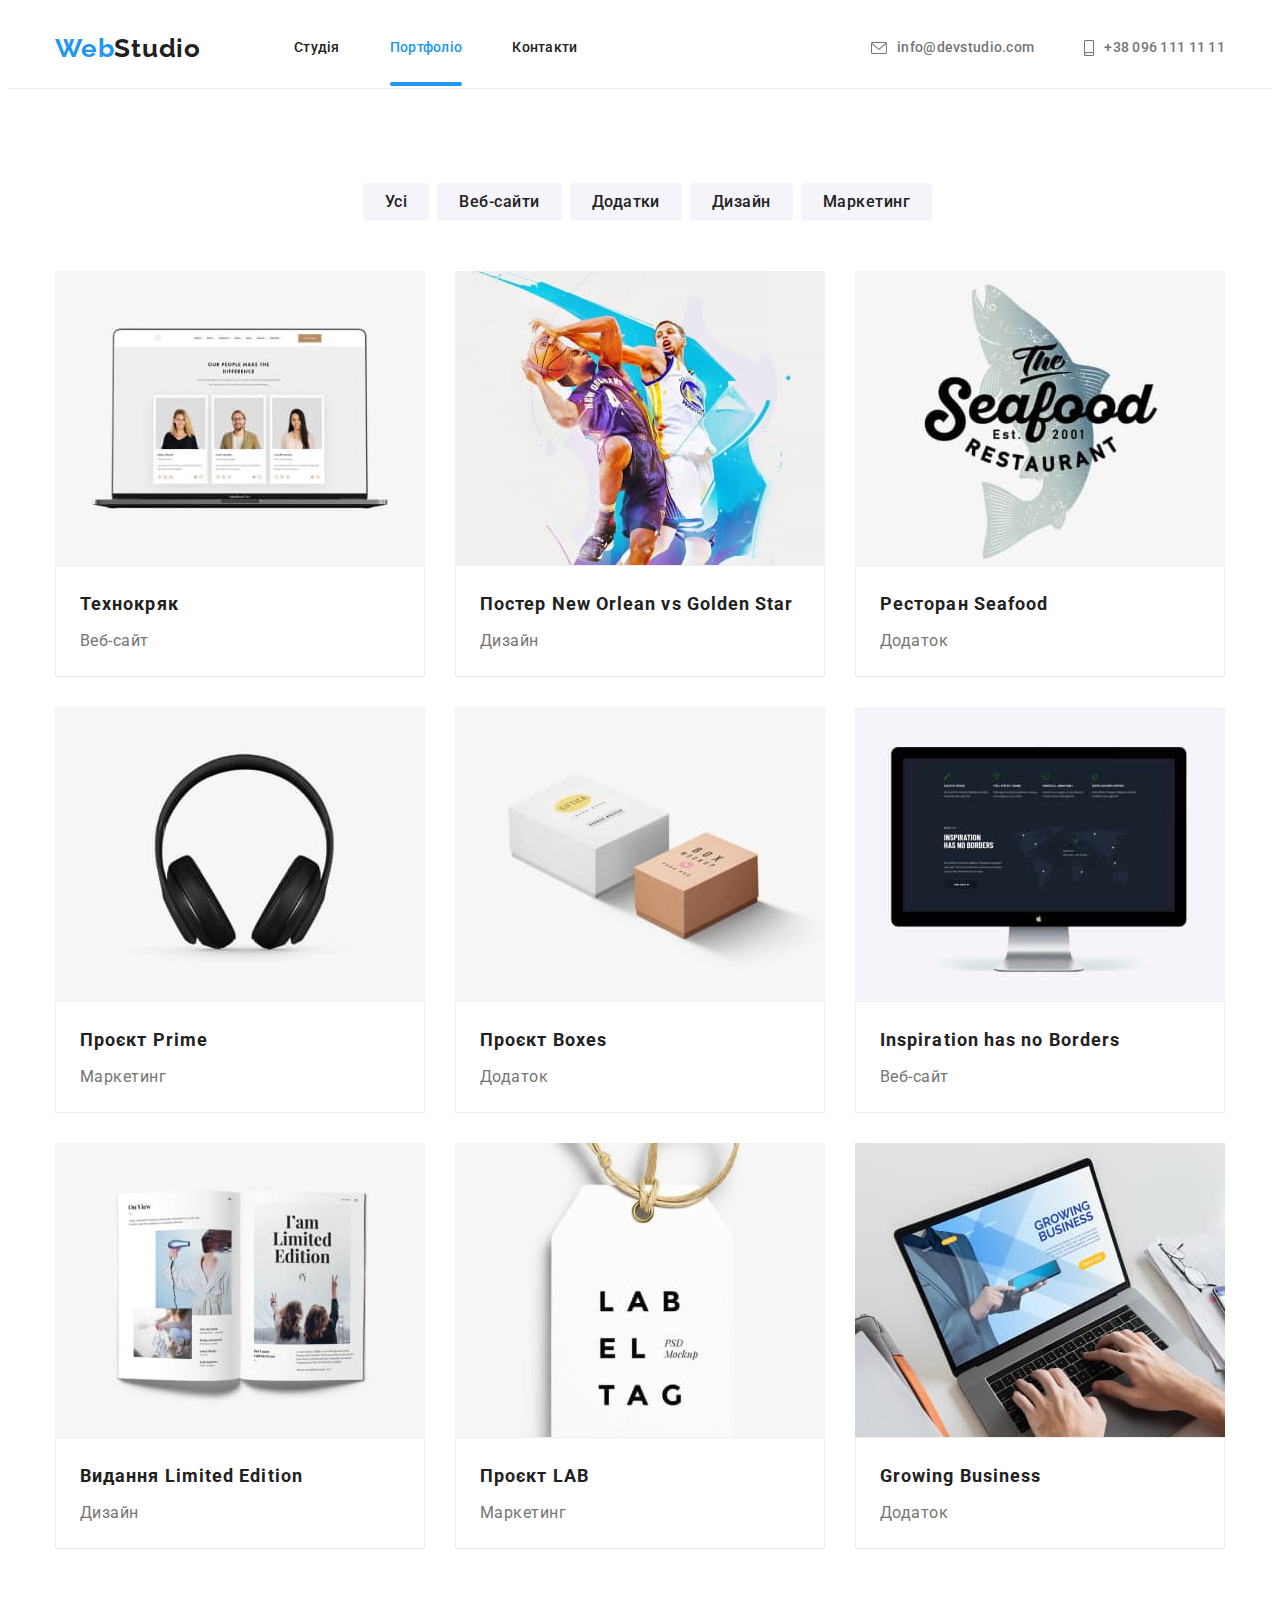
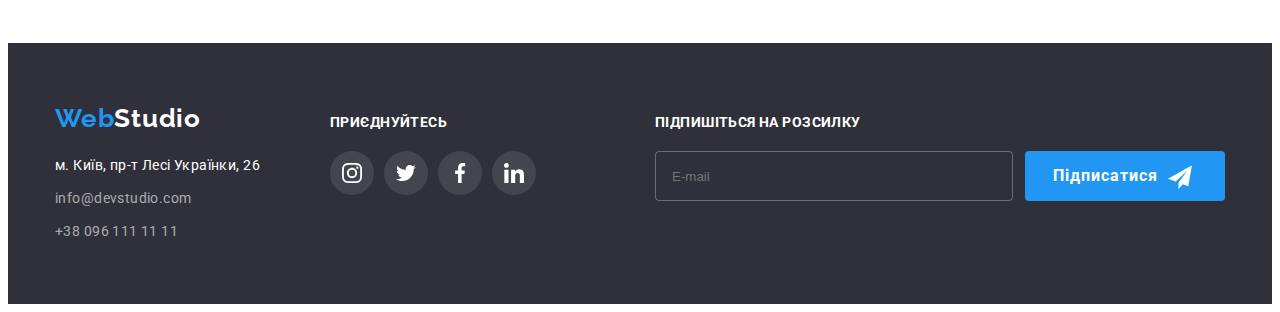
<file: js/portfolio.html>
<!DOCTYPE html>
<html lang="en">
  <head>
    <meta charset="UTF-8" />
    <meta http-equiv="X-UA-Compatible" content="IE=edge" />
    <meta name="viewport" content="width=device-width, initial-scale=1.0" />
    <title>WebStudio.Portfolio</title>
    <link rel="preconnect" href="https://fonts.googleapis.com" />
    <link rel="preconnect" href="https://fonts.gstatic.com" crossorigin />
    <link
      href="https://fonts.googleapis.com/css2?family=Raleway:wght@700;900&family=Roboto:wght@400;500;700&display=swap"
      rel="stylesheet"
    />
    <link rel="stylesheet" 
    href="https://cdnjs.cloudflare.com/ajax/libs/modern-normalize/1.1.0/modern-normalize.min.css" 
    integrity="sha512-wpPYUAdjBVSE4KJnH1VR1HeZfpl1ub8YT/NKx4PuQ5NmX2tKuGu6U/JRp5y+Y8XG2tV+wKQpNHVUX03MfMFn9Q==" 
    crossorigin="anonymous" 
    referrerpolicy="no-referrer" 
    />
    <link rel="stylesheet" href="./CSS/styles.css" />
  </head>

  <body>
   <header class="header">
      <div class="container header-container">
        <nav class="header-container">
          <a class="header-logo link" href="./index.html"
            >Web<span class="logo-studio">Studio</span></a
          >
          <ul class="header-list list">
            <li class="header-item">
              <a class="header-link link " href="./index.html">Студія</a>
            </li>
            <li class="header-item">
              <a class="header-link link current" href="./portfolio.html">Портфоліо</a>
            </li>
            <li class="header-item">
              <a class="header-link link" href="./index.html">Контакти</a>
            </li>
          </ul>
        </nav>
        <ul class="header-ocntact-container">
          <li class="header-addres-list">
            <a class="header-mail link" href="mailto:info@devstudio.com">
              <svg class="icon-envelope" width="16" height="12">
                <use href="./images/спрайти/symbol-defs.svg#icon-envelope"></use>
              </svg>
              info@devstudio.com
            </a>
          </li>
          <li>
            <a class="header-tel link" href="tel:+380961111111">
              <svg class="icon-smartphone" width="10" height="16">
                <use href="./images/спрайти/symbol-defs.svg#icon-smartphone"></use>
              </svg>
              +38 096 111 11 11</a
            >
          </li>
        </ul>
      </div>
    </header>

    <main>
      <section class="filter ">
        <h1 class="visually-hidden">фільтр</h1>
        <div class="container container-filr-btn">
        <ul class="filter-list list container"> 
            <li class="filter-item">
              <button class="filter-btn" type="button">Усі</button>
            </li>
            <li class="filter-item">
              <button class="filter-btn" type="button">Веб-сайти</button>
            </li>
            <li class="filter-item">
              <button class="filter-btn" type="button">Додатки</button>
            </li>
            <li class="filter-item">
              <button class="filter-btn" type="button">Дизайн</button>
            </li>
            <li class="filter-item">
              <button class="filter-btn" type="button">Маркетинг</button>
            </li>
        </ul>
        <ul class="projects-list list container">
          <li class="projects-item">
            <a class="projects-link link" href="">
              <div class="projects-top-wrap">
              <img src="./images/Технокряк.jpg" alt="website" width="370" height="294" />
              <p class="projects-cover-text">Ресурс пропонує комплексні пропозиції з різним рівнем функціоналу та сервісів. Все це дозволить відвідувачу отримати вичерпні відомості про компанію чи приватну особу.</p>
              </div>
              <div class="container-projects">
              <h2 class="projects-titel">Технокряк</h2>
              <p class="projects-txt">Веб-сайт</p>
              </div>
            </a>
          </li>
          <li class="projects-item">
            <a class="projects-link link" href="">
              <div class="projects-top-wrap">
              <img src="./images/постер.jpg" alt="poster" width="370" height="294" />
              <p class="projects-cover-text">Ресурс пропонує комплексні пропозиції з різним рівнем функціоналу та сервісів. Все це дозволить відвідувачу отримати вичерпні відомості про компанію чи приватну особу.</p>
              </div>
              <div class="container-projects"> 
              <h2 class="projects-titel">Постер New Orlean vs Golden Star</h2>
              <p class="projects-txt">Дизайн</p>
              </div>
              </a>
            </li>
          </li>
          <li class="projects-item">
            <a class="projects-link link" href="">
              <div class="projects-top-wrap">
              <img src="./images/ресторан.jpg" alt="resturant" width="370" height="294" />
              <p class="projects-cover-text">Ресурс пропонує комплексні пропозиції з різним рівнем функціоналу та сервісів. Все це дозволить відвідувачу отримати вичерпні відомості про компанію чи приватну особу.</p>
              </div>
              <div class="container-projects">
              <h2 class="projects-titel">Ресторан Seafood</h2>
              <p class="projects-txt">Додаток</p>
            </div>
            </a>
            </li>
          </li>
          <li class="projects-item">
            <a class="projects-link link" href="">
              <div class="projects-top-wrap">
              <img src="./images/навушники.jpg" alt="headphones" width="370" height="294" />
              <p class="projects-cover-text">Ресурс пропонує комплексні пропозиції з різним рівнем функціоналу та сервісів. Все це дозволить відвідувачу отримати вичерпні відомості про компанію чи приватну особу.</p>
              </div>
              <div class="container-projects">
              <h2 class="projects-titel">Проєкт Prime</h2>
              <p class="projects-txt">Маркетинг</p>
            </div>
          </a>
            </li>
          </li>
          <li class="projects-item">
            <a class="projects-link link" href="">
              <div class="projects-top-wrap">
              <img src="./images/коробки.jpg" alt="boxes" width="370" height="294" />
              <p class="projects-cover-text">Ресурс пропонує комплексні пропозиції з різним рівнем функціоналу та сервісів. Все це дозволить відвідувачу отримати вичерпні відомості про компанію чи приватну особу.</p>
              </div>
              <div class="container-projects">
              <h2 class="projects-titel">Проєкт Boxes</h2>
              <p class="projects-txt">Додаток</p>
            </div>
              </a>
            </li>
          </li>
          <li class="projects-item">
            <a class="projects-link link" href="">
              <div class="projects-top-wrap">
              <img src="./images/аддрессайт.jpg" alt="website" width="370" height="294" />
              <p class="projects-cover-text">Ресурс пропонує комплексні пропозиції з різним рівнем функціоналу та сервісів. Все це дозволить відвідувачу отримати вичерпні відомості про компанію чи приватну особу.</p>
              </div>
              <div class="container-projects">
              <h2 class="projects-titel">Inspiration has no Borders</h2>
              <p class="projects-txt">Веб-сайт</p>
            </div>
            </a>
            </li>
          </li>
          <li class="projects-item">
            <a class="projects-link link" href="">
              <div class="projects-top-wrap">
              <img src="./images/книжка.jpg" alt="book" width="370" height="294" />
              <p class="projects-cover-text">Ресурс пропонує комплексні пропозиції з різним рівнем функціоналу та сервісів. Все це дозволить відвідувачу отримати вичерпні відомості про компанію чи приватну особу.</p>
              </div>
            <div class="container-projects">
            <h2 class="projects-titel">Видання Limited Edition</h2>
            <p class="projects-txt">Дизайн</p>
          </div>
            </a>
            </li>
          </li>
          <li class="projects-item">
            <a class="projects-link link" href="">
              <div class="projects-top-wrap">
              <img src="./images/бірка.jpg" alt="tag" width="370" height="294" />
              <p class="projects-cover-text">Ресурс пропонує комплексні пропозиції з різним рівнем функціоналу та сервісів. Все це дозволить відвідувачу отримати вичерпні відомості про компанію чи приватну особу.</p>
              </div>
              <div class="container-projects">
              <h2 class="projects-titel">Проєкт LAB</h2>
              <p class="projects-txt">Маркетинг</p>
            </div>
            </a>
            </li>
          </li>
          <li class="projects-item">
            <a class="projects-link link" href="">
              <div class="projects-top-wrap">
              <img src="./images/ноутбук.jpg" alt="laptop" width="370" height="294" />
              <p class="projects-cover-text">Ресурс пропонує комплексні пропозиції з різним рівнем функціоналу та сервісів. Все це дозволить відвідувачу отримати вичерпні відомості про компанію чи приватну особу.</p>
              </div>
              <div class="container-projects">
              <h2 class="projects-titel">Growing Business</h2>
              <p class="projects-txt">Додаток</p>
            </div>
            </a>
            </li>
          </li>
        </ul>
        </div>
      </section>
    </main>

              <footer class="footer">
      <section class="">
        <div class="container container-footer">
          <div class="container-addres">
            <a class="footer-logo link" href="./index.html"
              >Web<span class="logo-foter-studio">Studio</span></a
            >
            <address class="footer-address">
              <ul class="footer-list list">
                <li class="footer-item">
                  <a
                    class="footer-map link"
                    href="https://goo.gl/maps/A6BVXdk1ybbCkHYm9"
                    target="_blank"
                    rel="nofollow noopener"
                    >м. Київ, пр-т Лесі Українки, 26</a
                  >
                </li>
                <li class="footer-item">
                  <a class="footer-mail link" href="mailto:info@devstudio.com"
                    >info@devstudio.com</a
                  >
                </li>
                <li class="footer-item">
                  <a class="footer-tel link" href="tel:+380961111111">+38 096 111 11 11</a>
                </li>
              </ul>
            </address>
          </div>
          <div class="footer-social">
            <p class="footer-social-title">приєднуйтесь</p>
            <ul class="footer-social-list">
              <li class="footer-social-item">
                <a class="footer-social-link" href="">
                  <svg class="footer-social-logo" width="20" height="20">
                    <use href="./images/спрайти/symbol-defs.svg#icon-instagram"></use>
                  </svg>
                </a>
              </li>
              <li class="footer-social-item">
                <a class="footer-social-link" href="">
                  <svg class="footer-social-logo" width="20" height="20">
                    <use href="./images/спрайти/symbol-defs.svg#icon-twitter"></use>
                  </svg>
                </a>
              </li>
              <li class="footer-social-item">
                <a class="footer-social-link" href="">
                  <svg class="footer-social-logo" width="20" height="20">
                    <use href="./images/спрайти/symbol-defs.svg#icon-facebook"></use>
                  </svg>
                </a>
              </li>
              <li class="footer-social-item">
                <a class="footer-social-link" href="">
                  <svg class="footer-social-logo" width="20" height="20">
                    <use href="./images/спрайти/symbol-defs.svg#icon-linkedin"></use>
                  </svg>
                </a>
              </li>
            </ul>
          </div>


          <!-- <div class="footer-newsletter">
          <p class="footer-newsletter-text">Підпишіться на розсилку</p>
          <form class="footer-newsletter-form">
            <input
              class="footer-newsletter-input"
              type="email"
              name="email"
              placeholder="E-mail"
            />
            <button class="footer-newsletter-btn" type="submit">Підписатися
              <svg class="footer-newsletter-icon" width="24" height="24">
                <use href="./images/спрайти/symbol-defs.svg#icon-send"></use>
              </svg>
            </button>
          </form>
        </div> -->

        <div class="footer-spam">
          <p class="footer-spam-title">Підпишіться на розсилку</p>
          <form action="" style="display: flex;flex-direction: row-reverse;">           
          <button class="footer-btn" type="submit"> 
            Підписатися
            <span>
              <svg class="footer-icon-send" width="24" height="24">
                <use href="./images/спрайти/symbol-defs.svg#icon-send"></use>
            </svg>
            </span>
          </button>
          <input type="mail" class="footer-spam-mail" name="mail-spam" placeholder="E-mail"></form>
        </div>


      </section>
    </footer>
    <div class="backdrop is-hidden" data-modal>
      <div class="modal">
        <p class="modal-title">Залиште свої дані, ми вам передзвонимо</p>
        <form action="">
          <label for="" class="label">
            <span class="modal-label-text">Ім'я</span>
            <span class="input-wrap">
              <input
                type="text"
                class="modal-input"
                name="user-name"
                required
              />
              <svg class="modal-input-icon" width="18" height="18">
                <use href="./images/спрайти/symbol-defs.svg#icon-person-black"></use>
              </svg>
            </span>
          </label>
          <label for="" class="label">
            <span class="modal-label-text">Телефон</span>
            <span class="input-wrap">
              <input
                type="tel"
                class="modal-input"
                name="tel-modal"
                required
              />
              <svg class="modal-input-icon" width="18" height="18">
                <use href="./images/спрайти/symbol-defs.svg#icon-phone-black"></use>
              </svg>
            </span>
          </label>
          <label for="" class="label">
            <span class="modal-label-mail">Пошта</span>
            <span class="input-wrap">
              <input
                type="email"
                class="modal-input"
                name="mail"
                required
              />
              <svg class="modal-input-icon" width="18" height="18">
                <use href="./images/спрайти/symbol-defs.svg#icon-email-black"></use>
              </svg>
            </span>
          </label>
          <label for="" class="label">
             <div class="modal-field">
            <label for="user-text" class="modal-label">Коментар</label>
            <textarea
              name="user-text"
              id="user-text"
              class="modal-comment border-comment"
              placeholder="Введіть текст"
            ></textarea>
          </div>
          </label>
          <div class="modal-checkbox">
            <input
              type="checkbox"
              class="input-check visually-hidden"
              name="privacy-modal"
              value="true"
              id="privacy"
            />
            <label for="privacy" class="check-text" style="display: flex;">
              <span>
                <svg class="check-icon" width="16" height="16">
                  <use href="./images/спрайти/symbol-defs.svg#Vector"></use>
                </svg>
              </span><p class="check-txt-privacy">Погоджуюся з розсилкою та приймаю <p class="check-txt-privacy-link">Умови договору</p></p>
              </label>
          </div>
          <button class="modal-btn-send" type="submit">Відправити</button>
        <button class="modal-btn" data-modal-close>
          <svg class="modal-close-icon" width="18" height="18">
            <use href="./images/спрайти/symbol-defs.svg#icon-close"></use>
          </svg>
        </button>
      </div>
    </div>
    <script src="./js/modal.js"></script>
  </body>
</html>
</file>
<file: js/CSS/styles.css>
:root {
  --primary-text-color: #212121;
  --secondary-text-color: #757575;
  --white-text-color: #ffffff;
  --footer-text-color: #ffffff99;
  --accent-color: #2196f3;
  --hero-background-color: #2f303a;
  --white-background-color: #ffffff;
  --team-background-color: #f5f4fa;
  --footer-background-color: #2f303a;
  --hero-buton-activ: #188ce8;
}

*,
*::before,
*::after {
  box-sizing: border-box;
}

p,
h1,
h2,
h3,
h4,
h5,
h6 {
  margin: 0;
}

ul,
ol {
  margin: 0;
  padding-left: 0;
  list-style: none;
}

button {
  display: block;
  border: none;
  border-radius: 4px;
  cursor: pointer;
}

address {
  font-style: normal;
}

a {
  color: currentColor;
  text-decoration: none;
}

img {
  max-width: 100%;
  height: auto;
  display: block;
}

.section {
  padding-top: 94px;
  padding-bottom: 94px;
}

body {
  font-family: 'Roboto', sans-serif;
  color: var(--primary-text-color);
  letter-spacing: 0.03em;
  font-size: 14px;
  background-color: var(--white-background-color);
}

.container {
  width: 1200px;
  margin: 0 auto;
  padding: 0 15px;
}

.list {
  list-style: none;
  padding-left: 0;
  margin: 0;
}

.link {
  text-decoration: none;
}

.link:hover,
.link:focus,
.link:active {
  color: var(--accent-color);
}

/*------header------------*/

.header {
  border-bottom: 1px solid #ececec;
}

.header-container {
  display: flex;
  align-items: center;
}

.header-ocntact-container {
  gap: 50px;
  margin-left: auto;
  display: flex;
  align-items: center;
}

.header-logo {
  margin-right: 93px;
  font-family: 'Raleway';
  font-style: normal;
  font-weight: 700;
  font-size: 26px;
  line-height: 1.19;
  letter-spacing: 0.03em;
  color: var(--accent-color);
}

.logo-studio {
  color: var(--primary-text-color);
}

.header-list {
  display: flex;
  gap: 50px;
  align-items: center;
}

.header-link {
  position: relative;
  display: block;
  font-weight: 500;
  font-size: 14px;
  line-height: 1.14;
  letter-spacing: 0.02em;
  color: var(--primary-title-color);
  padding: 32px 0;
  transition-property: color;
  transition-duration: 250ms;
  transition-timing-function: cubic-bezier(0.4, 0, 0.2, 1);
}

.current::after {
  position: absolute;
  left: 0;
  width: 100%;
  margin-top: 26px;
  display: block;
  content: '';
  background: #2196f3;
  border-radius: 2px;
  height: 4px;
}

.current {
  color: #2196f3;
}

.header-mail {
  display: flex;
  align-items: center;
  gap: 10px;
  font-weight: 500;
  line-height: 1.14;
  letter-spacing: 0.02em;
  color: var(--secondary-text-color);
  transition-property: color;
  transition-duration: 250ms;
  transition-timing-function: cubic-bezier(0.4, 0, 0.2, 1);
}

.header-tel {
  display: flex;
  align-items: center;
  gap: 10px;
  font-weight: 500;
  line-height: 1.14;
  letter-spacing: 0.02em;
  color: var(--secondary-text-color);
  transition-property: color;
  transition-duration: 250ms;
  transition-timing-function: cubic-bezier(0.4, 0, 0.2, 1);
}

.icon-smartphone {
  fill: currentColor;
}

.icon-envelope {
  fill: currentColor;
}

/*---------hero----------*/

.hero {
  margin-right: auto;
  margin-left: auto;
  max-width: 1600px;
  height: 600px;
  background-color: var(--footer-background-color);
  background-image: linear-gradient(rgba(47, 48, 58, 0.4), rgba(47, 48, 58, 0.4)),
    url(../images/hero-background.jpc.jpg);

  padding-top: 200px;
  padding-bottom: 200px;
  text-align: center;
  background-size: cover;
  background-repeat: no-repeat;
}

.hero-title {
  text-align: center;
  width: 696px;
  font-weight: 900;
  font-size: 44px;
  line-height: 1.36;
  text-align: center;
  letter-spacing: 0.06em;
  text-transform: uppercase;
  color: var(--white-text-color);
  margin: 0 auto;
}

.hero-btn {
  display: inline-block;
  margin-top: 30px;
  min-width: 216px;
  height: 50px;
  top: 430px;
  left: 692px;
  font-family: inherit;
  font-weight: 500;
  font-size: 16px;
  line-height: 1.88;
  text-align: center;
  letter-spacing: 0.06em;
  color: var(--white-text-color);
  background-color: var(--accent-color);
  cursor: pointer;
  border-radius: 4px;
  border: none;
  padding: 10px 32px;
  transition-duration: 250ms;
  transition-timing-function: cubic-bezier(0.4, 0, 0.2, 1);
}

.hero-btn:hover,
.hero-btn:focus,
.hero-btn:active {
  background-color: var(--hero-buton-activ);
  color: var(--white-text-color);
}

/*------------переваги--------*/

.about-list {
  display: flex;
}

.about-container {
  box-sizing: border-box;
}

.visually-hidden {
  position: absolute;
  white-space: nowrap;
  width: 1px;
  height: 1px;
  overflow: hidden;
  border: 0;
  padding: 0;
  clip: rect(0 0 0 0);
  clip-path: inset(50%);
  margin: -1px;
}

.about-title {
  margin-bottom: 10px;
  font-weight: 700;
  line-height: 1.14;
  font-size: 14px;
  letter-spacing: 0.03em;
  text-transform: uppercase;
  color: var(--primary-text-color);
}

.about-txt {
  max-width: 270px;

  line-height: 1.71;
  letter-spacing: 0.03em;
  color: var(--secondary-text-color);
}

.about-item:not(:last-child) {
  margin-right: 30px;
}

.icon-antenna::before {
  background-image: url(../images/спрайти/antenna.svg);
  margin-bottom: 30px;
  border-radius: 4px;
}

.icon-clock::before {
  background-image: url(../images/спрайти/clock.svg);
  margin-bottom: 30px;
  border-radius: 4px;
}

.icon-diagram::before {
  background-image: url(../images/спрайти/diagram.svg);
  margin-bottom: 30px;
  border-radius: 4px;
}

.icon-astronaut::before {
  background-image: url(../images/спрайти/astronaut.svg);
  margin-bottom: 30px;
  border-radius: 4px;
}

.about-list {
  width: 1200px;
}

.about-item::before {
  display: block;
  content: '';
  width: 270px;
  height: 120px;
  background-repeat: no-repeat;
  background-color: #f5f4fa;
  background-position: center;
}

.about-item {
  box-sizing: border-box;
  width: 270px;
}

/*------work-----*/

.work {
  padding-top: 0;
}

.work-title {
  margin-bottom: 50px;
  font-weight: 700;
  font-size: 36px;
  line-height: 1.16;
  text-align: center;
  letter-spacing: 0.03em;
  color: var(--primary-text-color);
}

.work-list {
  margin: 0px;
  justify-content: center;
  display: flex;
  gap: 30px;
}

.work-list-item {
  width: 370px;
}

.work-list-text {
  text-align: center;
  color: var(--white-text-color);
  background-color: rgba(47, 48, 58, 0.8);
  position: absolute;
  padding: 27px 0px 27px 0px;
  font-family: 'Roboto';
  font-style: normal;
  font-weight: 700;
  font-size: 14px;
  line-height: 1.12;
  letter-spacing: 0.03em;
  text-transform: uppercase;
  bottom: 0%;
  width: 100%;
}

.work-wrap {
  position: relative;
  overflow: hidden;
}

/*------team------*/

.team-social-item:hover,
.team-social-item:focus {
  color: var(--white-text-color);
  background-color: var(--accent-color);
}

.social {
  fill: currentColor;
}

.team-social-list {
  display: flex;

  justify-content: center;
  gap: 10px;
  margin-top: 16px;
}

.team-social-item {
  border-radius: 50%;
  color: #afb1b8;
  background-color: transparent;
  align-items: center;
  justify-content: center;
  display: flex;
  width: 44px;
  height: 44px;
  transition-property: color, background-color;
  transition-duration: 250ms;
  transition-timing-function: cubic-bezier(0.4, 0, 0.2, 1);
}

.team-item {
  background: #ffffff;
  box-shadow: 0px 1px 3px rgba(0, 0, 0, 0.12), 0px 1px 1px rgba(0, 0, 0, 0.14),
    0px 2px 1px rgba(0, 0, 0, 0.2);
  border-radius: 0px 0px 4px 4px;
}

.team {
  padding-top: 94px;
  padding-bottom: 94px;
  background-color: var(--team-background-color);
}

.team-title {
  margin-bottom: 50px;
  font-weight: 700;
  font-size: 36px;
  line-height: 1.17;
  text-align: center;
  letter-spacing: 0.03em;
  color: var(--primary-text-color);
}

.team-name {
  margin-bottom: 10px;
  font-weight: 500;
  font-size: 16px;
  line-height: 1.19;
  text-align: center;
  letter-spacing: 0.03em;
  color: var(--primary-text-color);
}

.team-txt {
  font-size: 16px;
  line-height: 1.19;
  text-align: center;
  letter-spacing: 0.03em;
  color: var(--secondary-text-color);
}

.team-list {
  gap: 30px;
  display: flex;
}

.container-team-txt {
  padding-top: 30px;
  padding-bottom: 30px;
}

/* _______clients_______ */

.clients {
  padding: 94px 0px;
}

.clients-list {
  justify-content: center;
  display: flex;
  gap: 30px;
}

.clients-name {
  width: 170px;
  height: 92px;
}

.clients-logo {
  width: 170px;
  height: 92px;
  display: flex;
  align-items: center;
  justify-content: center;
  color: #afb1b8;
  border: 1px solid #afb1b8;
  border-radius: 4px;
  transition-property: color, border-color;
  transition-duration: 250ms;
  transition-timing-function: cubic-bezier(0.4, 0, 0.2, 1);
}

.client-item {
  width: 106px;
  height: 60px;
  fill: currentColor;
}

.clients-logo:hover,
.clients-logo:focus,
.clients-logo:active {
  border-color: var(--hero-buton-activ);

  color: var(--hero-buton-activ);
}

.clients-titel {
  margin-bottom: 50px;
  font-family: Roboto;
  font-size: 36px;
  font-weight: 700;
  line-height: 1.16;
  letter-spacing: 0.03em;
  text-align: center;
}

/*---------footer-------*/

.footer-item:not(:last-child) {
  margin-bottom: 9px;
}

.footer-map,
.footer-mail,
.footer-tel {
  transition-property: color;
  transition-duration: 250ms;
  transition-timing-function: cubic-bezier(0.4, 0, 0.2, 1);
}

.container-footer {
  align-items: baseline;
  display: flex;
}

.logo-foter-studio {
  color: var(--white-text-color);
}

.footer-address {
  margin-top: 20px;
  font-style: normal;
}

.footer {
  padding: 60px 0;
  background-color: var(--footer-background-color);
}

.footer-logo {
  font-family: 'Raleway';
  font-style: normal;
  font-weight: 700;
  font-size: 26px;
  line-height: 1.19;
  letter-spacing: 0.03em;
  color: var(--accent-color);
}

.footer-map {
  line-height: 1.71;
  letter-spacing: 0.03em;
  color: var(--white-text-color);
}

.footer-mail {
  line-height: 1.71;
  letter-spacing: 0.03em;
  color: var(--footer-text-color);
}

.footer-tel {
  line-height: 1.71;
  letter-spacing: 0.03em;
  color: var(--footer-text-color);
}

/* -------footer-social----- */

.footer-social {
  margin-left: 70px;
}

.footer-social-title {
  font-style: normal;
  font-weight: 700;
  font-size: 14px;
  line-height: 1.14;
  text-transform: uppercase;
  color: var(--white-text-color);
}

.footer-social-title {
  margin-bottom: 20px;
}

.footer-social-list {
  display: flex;
  align-items: center;
  gap: 10px;
}

.footer-social-link {
  width: 44px;
  height: 44px;
  border-radius: 50%;
  background-color: rgba(255, 255, 255, 0.1);
  display: flex;
  background-position: center;
  align-items: center;
  justify-content: center;
  color: var(--white-text-color);
  transition-property: color, background-color;
  transition-duration: 250ms;
  transition-timing-function: cubic-bezier(0.4, 0, 0.2, 1);
}

.footer-social-logo {
  fill: currentColor;
}

.footer-social-link:hover,
.footer-social-link:focus {
  background-color: var(--accent-color);
}

.footer-spam {
  margin-left: auto;
}

.footer-spam-title {
  color: var(--white-text-color);
  margin-bottom: 20px;
  font-weight: 700;
  line-height: 1.14;
  text-transform: uppercase;
}

.footer-spam-mail {
  color: var(--white-text-color);
  outline: none;
  width: 358px;
  height: 50px;
  border-radius: 4px;
  background-color: transparent;
  resize: none;
  border: 1px solid rgba(255, 255, 255, 0.3);
  padding-left: 16px;
  transition: border 250ms cubic-bezier(0.4, 0, 0.2, 1);
}

.footer-spam-span {
  position: relative;
}

.footer-spam-mail:focus {
  border: 1px solid var(--white-text-color);
  transition-duration: 250ms;
  transition-timing-function: cubic-bezier(0.4, 0, 0.2, 1);
}

/* stell */

/* .modal-form-btn,
.footer-newsletter-btn {
  padding-top: 10px;
  padding-bottom: 10px;
  width: 200px;
  height: 50px;
  border: 1px solid transparent;
  border-radius: 4px;
  font-weight: 700;
  font-size: 16px;
  line-height: 1.9;
  letter-spacing: 0.06em;
  color: var(--primary-white-color);
  background-color: var(--accent-color);
  box-shadow: 0px 4px 4px rgba(0, 0, 0, 0.15);
  cursor: pointer;

  transition: background-color 250ms var(--animation-function);
}

.footer-newsletter-text {
  margin-bottom: 20px;
  font-weight: 700;
  font-size: 14px;
  line-height: 1;
  letter-spacing: 0.03em;
  color: var(--primary-white-color);
}

.footer-newsletter-form {
  display: flex;
  align-items: center;
}

.footer-newsletter-input:hover,
.footer-newsletter-input:focus-within {
  border: 1px solid rgba(33, 150, 243, 0.3);
  box-shadow: 0px 4px 4px rgba(0, 0, 0, 0.15);
}

.footer-newsletter-btn {
  display: flex;
  align-items: center;
  margin-left: 12px;
  padding: 10px 28px;
}

.footer-newsletter-btn:hover,
.footer-newsletter-btn:focus {
  background-color: var(--button-hover-color);
  box-shadow: 0px 4px 4px rgba(0, 0, 0, 0.15);
}

.footer-newsletter-btn {
  padding-top: 10px;
  padding-bottom: 10px;
  width: 200px;
  height: 50px;
  border: 1px solid transparent;
  border-radius: 4px;
  font-weight: 700;
  font-size: 16px;
  line-height: 1.9;
  letter-spacing: 0.06em;
  color: var(--primary-white-color);
  background-color: var(--accent-color);
  box-shadow: 0px 4px 4px rgba(0, 0, 0, 0.15);
  cursor: pointer;
  transition: background-color 250ms var(--animation-function);
}

.footer-newsletter-icon {
  margin-left: 10px;
  fill: var(--primary-white-color);
} */

.footer-btn {
  padding: 10px 28px;
  position: relative;
  color: var(--white-text-color);
  width: 200px;
  height: 50px;
  background-color: var(--accent-color);
  margin-left: 12px;
  font-family: 'Roboto';
  font-style: normal;
  font-weight: 700;
  font-size: 16px;
  line-height: 1.87;
  display: flex;
  align-items: center;
  text-align: center;
  letter-spacing: 0.06em;
  transition-duration: 250ms;
  transition-timing-function: cubic-bezier(0.4, 0, 0.2, 1);
}

.footer-icon-send {
  transform: translateY(-45%);
  position: absolute;
  margin-left: 10px;
}

.footer-btn:focus,
.footer-btn:hover {
  color: var(--white-text-color);
  background-color: var(--hero-buton-activ);
  box-shadow: 0px 4px 4px 0px rgba(0, 0, 0, 0.15);
}

/*--------filter-btn-------*/

.filter-list {
  margin-bottom: 50px;
  gap: 8px;
  display: flex;
  justify-content: center;
}

.filter {
  padding-top: 94px;
  padding-bottom: 94px;
}

.filter-item .filter-btn {
  box-sizing: border-box;
  padding: 6px 22px;
  border-radius: 4px;
  font-family: inherit;
  font-weight: 500;
  font-size: 16px;
  line-height: 1.62;
  text-align: center;
  letter-spacing: 0.03em;
  color: var(--primary-text-color);
  background-color: var(--team-background-color);
  cursor: pointer;
  border: none;
  transition-property: color, background-color, box-shadow;
  transition-duration: 250ms;
  transition-timing-function: cubic-bezier(0.4, 0, 0.2, 1);
}

.filter-btn:hover,
.filter-btn:focus {
  color: var(--white-text-color);
  background-color: var(--accent-color);
  box-shadow: 0px 3px 1px rgba(0, 0, 0, 0.1), 0px 1px 2px rgba(0, 0, 0, 0.08),
    0px 2px 2px rgba(0, 0, 0, 0.12);
}

/*--------filter-------*/

.projects-list {
  padding: 0 0 0 0;
  flex-wrap: wrap;
  display: flex;
  gap: 30px;
}

.projects-link:hover,
.projects-link:focus {
  display: block;
  box-shadow: 0px 1px 1px rgba(0, 0, 0, 0.12), 0px 4px 4px rgba(0, 0, 0, 0.06),
    1px 4px 6px rgba(0, 0, 0, 0.16);
  transition-duration: 250ms;
  transition-timing-function: cubic-bezier(0.4, 0, 0.2, 1);
}

.container-projects {
  border-top: 0px;
  padding: 20px 24px;
  border: 1px solid rgba(238, 238, 238, 1);
}

.projects-titel {
  margin-bottom: 4px;
  font-weight: 700;
  font-size: 18px;
  line-height: 2;
  letter-spacing: 0.06em;
  color: var(--primary-text-color);
}

.projects-txt {
  font-size: 16px;
  line-height: 1.88;
  letter-spacing: 0.03em;
  color: var(--secondary-text-color);
}

.projects-item:hover .projects-cover-text {
  transform: translateY(0);
}

.projects-top-wrap {
  position: relative;
  overflow: hidden;
}

.projects-cover-text {
  color: var(--white-text-color);
  background-color: rgba(33, 150, 243, 0.9);
  position: absolute;
  padding: 63px 24px;
  font-family: 'Roboto';
  font-style: normal;
  font-weight: 400;
  font-size: 18px;
  line-height: 1.12;
  letter-spacing: 0.03em;
  top: 0;
  left: 0;
  height: 100%;
  transform: translateY(100%);
  transition-property: background-color, transform;
  transition-duration: 250ms;
  transition-timing-function: cubic-bezier(0.4, 0, 0.2, 1);
}

.projects-link:hover .projects-cover-text,
.projects-link:focus .projects-cover-text {
  transform: translateY(0);
}

/* .................backdrop............ */

.modal {
  width: 528px;
  height: 581px;
  background-color: var(--white-background-color);
  position: absolute;
  top: 50%;
  left: 50%;
  transform: translate(-50%, -50%) scale(1);
  transition: transform 300ms linear;
  padding: 40px;
}

.backdrop {
  position: fixed;
  width: 100%;
  height: 100%;
  top: 0;
  left: 0;
  background-color: rgba(0, 0, 0, 0.2);
  transition: opacity 250ms;
  visibility: 300ms linear;
}

.backdrop.is-hidden .modal {
  transform: translate(-50%, -50%) scale(0);
}

.modal-btn {
  width: 30px;
  height: 30px;
  border: 1px solid #909090;
  border-radius: 50%;
  background-color: transparent;
  position: absolute;
  right: 10px;
  top: 10px;
  display: flex;
  align-items: center;
  justify-content: center;
  padding: 0;
  cursor: pointer;
  transition: fill 250ms cubic-bezier(0.4, 0, 0.2, 1);
}

.modal-btn:hover,
.modal-btn:focus {
  fill: var(--hero-buton-activ);
}

.is-hidden {
  opacity: 0;
  pointer-events: none;
}

.modal-title {
  font-size: 18px;
  font-weight: 600;
  text-align: center;
  margin-bottom: 20px;
}

.modal-title {
  font-family: 'Roboto';
  font-style: normal;
  font-weight: 700;
  font-size: 20px;
  line-height: 1.15;
  text-align: center;
  letter-spacing: 0.03em;
}

.modal-label-text,
.modal-label {
  margin-top: 10px;
  font-size: 12px;
  margin-bottom: 5px;
  display: block;
}

.modal-label {
  color: #757575;
  font-family: 'Roboto';
  font-style: normal;
  font-weight: 400;
  font-size: 12px;
  line-height: 1.16;
}

.modal-input {
  font-size: 14px;
  width: 100%;
  height: 40px;
  border-radius: 5px;
  outline: transparent;
  border: 1px solid rgba(33, 33, 33, 0.2);
  padding-left: 40px;
  transition: border 250ms cubic-bezier(0.4, 0, 0.2, 1);
}

.modal-input-icon {
  position: absolute;
  top: 50%;
  transform: translateY(-50%);
  left: 12px;
  /* transition: fill 250ms cubic-bezier(0.4, 0, 0.2, 1); */
}

.input-wrap {
  position: relative;
}

.modal-input:focus + .modal-input-icon,
.modal-input:hover + .modal-input-icon {
  fill: var(--accent-color);
  transition: fill 250ms cubic-bezier(0.4, 0, 0.2, 1);
}

.modal-input-icon:hover,
.modal-input-icon:focus {
  fill: var(--accent-color);
  transition: fill 250ms cubic-bezier(0.4, 0, 0.2, 1);
}

.modal-input:focus,
.modal-input:hover {
  border: 1px solid var(--accent-color);
  transition-duration: 250ms;
  transition-timing-function: cubic-bezier(0.4, 0, 0.2, 1);
}

.modal-label-text {
  font-size: 12px;
  line-height: 1.16;
  letter-spacing: 0.01em;
  color: #757575;
}

.modal-comment {
  width: 100%;
  height: 120px;
  border: 1px solid rgba(33, 33, 33, 0.2);
  border-radius: 5px;
  resize: none;
  padding: 10px;
  transition: border 250ms cubic-bezier(0.4, 0, 0.2, 1);
}

.modal-field {
  margin-bottom: 20px;
}

.modal-comment:focus,
.modal-comment:hover {
  border: 1px solid var(--accent-color);
  transition-duration: 250ms;
  transition-timing-function: cubic-bezier(0.4, 0, 0.2, 1);
}

textarea {
  outline: none;
  /* -moz-animation: none; */
  border: 1px solid #999; /* указание этого свойства также удалит обводку в FireFox */
}

.input-check:checked + .check-text span {
  background-color: var(--accent-color);
  border-color: transparent;
  fill: var(--hero-buton-activ);
}

.input-check:focus + .check-text span {
  border-color: var(--accent-color);
  transition-duration: 250ms;
  transition-timing-function: cubic-bezier(0.4, 0, 0.2, 1);
}

.check-text span {
  margin-left: 13px;
  width: 16px;
  height: 15px;
  border: 2px solid #111319;
  border-radius: 2px;
  margin-right: 7px;
  display: flex;
  align-items: center;
  justify-content: center;
  fill: transparent;
}

.check-txt-privacy {
  color: rgba(117, 117, 117, 1);
}

.check-txt-privacy-link {
  color: #2196f3;
  text-decoration: underline #2196f3;
}

.modal-btn-send {
  margin-top: 30px;
  margin-left: 125px;
  justify-content: center;
  color: var(--white-text-color);
  font-family: 'Roboto';
  font-style: normal;
  font-weight: 700;
  font-size: 16px;
  line-height: 1.87;
  display: flex;
  align-items: center;
  text-align: center;
  letter-spacing: 0.06em;
  width: 200px;
  height: 50px;
  background-color: #2196f3;
  transition: 250ms cubic-bezier(0.4, 0, 0.2, 1);
}

.modal-btn-send:hover,
.modal-btn-send:focus,
.modal-btn-send:active {
  background: #188ce8;
  box-shadow: 0px 4px 4px rgba(0, 0, 0, 0.15);
}

.label {
  margin-bottom: 10px;
  display: block;
}

.check-text {
  display: flex;
  justify-content: center;
}
</file>
<file: CSS/main.min.css>
:root{--primary-text-color: #212121;--secondary-text-color: #757575;--white-text-color: #ffffff;--footer-text-color: #ffffff99;--accent-color: #2196f3;--hero-background-color: #2f303a;--white-background-color: #ffffff;--team-background-color: #f5f4fa;--footer-background-color: #2f303a;--hero-buton-activ: #188ce8}.visually-hidden{position:absolute;white-space:nowrap;width:1px;height:1px;overflow:hidden;border:0;padding:0;clip:rect(0 0 0 0);-webkit-clip-path:inset(50%);clip-path:inset(50%);margin:-1px}body{font-family:"Roboto",sans-serif;color:var(--primary-text-color);letter-spacing:.03em;font-size:14px;background-color:var(--white-background-color)}*,*::before,*::after{-webkit-box-sizing:border-box;box-sizing:border-box}p,h1,h2,h3,h4,h5,h6{margin:0}ul,ol{margin:0;padding-left:0;list-style:none}button{display:block;border:none;border-radius:4px;cursor:pointer}address{font-style:normal}a{color:currentColor;text-decoration:none}img{max-width:100%;height:auto;display:block}.section{padding-top:94px;padding-bottom:94px}.container{width:1200px;margin:0 auto;padding:0 15px}.list{list-style:none;padding-left:0;margin:0}.link{text-decoration:none}.link:hover,.link:focus,.link:active{color:var(--accent-color)}.header{border-bottom:1px solid #ececec}.logo--upleft{margin-right:93px;font-family:"Raleway";font-style:normal;font-weight:700;font-size:26px;line-height:1.19;letter-spacing:.03em;color:var(--accent-color)}.logo--upright{color:var(--primary-text-color)}.logo--downleft{font-family:"Raleway";font-style:normal;font-weight:700;font-size:26px;line-height:1.19;letter-spacing:.03em;color:var(--accent-color)}.logo--downright{color:var(--white-text-color)}.nav{display:-webkit-box;display:-ms-flexbox;display:flex;-webkit-box-align:center;-ms-flex-align:center;align-items:center}.nav__list{display:-webkit-box;display:-ms-flexbox;display:flex;gap:50px;-webkit-box-align:center;-ms-flex-align:center;align-items:center}.nav__link{position:relative;display:block;font-weight:500;font-size:14px;line-height:1.14;letter-spacing:.02em;color:var(--primary-title-color);padding:32px 0;-webkit-transition-property:color;transition-property:color;-webkit-transition-duration:250ms;transition-duration:250ms;-webkit-transition-timing-function:cubic-bezier(0.4, 0, 0.2, 1);transition-timing-function:cubic-bezier(0.4, 0, 0.2, 1)}.nav__link--current::after{position:absolute;left:0;width:100%;margin-top:26px;display:block;content:"";background:#2196f3;border-radius:2px;height:4px}.nav__link--current{color:#2196f3}.contacts{gap:50px;margin-left:auto;display:-webkit-box;display:-ms-flexbox;display:flex;-webkit-box-align:center;-ms-flex-align:center;align-items:center}.contacts__mail--nav{display:-webkit-box;display:-ms-flexbox;display:flex;-webkit-box-align:center;-ms-flex-align:center;align-items:center;gap:10px;font-weight:500;line-height:1.14;letter-spacing:.02em;color:var(--secondary-text-color);-webkit-transition-property:color;transition-property:color;-webkit-transition-duration:250ms;transition-duration:250ms;-webkit-transition-timing-function:cubic-bezier(0.4, 0, 0.2, 1);transition-timing-function:cubic-bezier(0.4, 0, 0.2, 1)}.contacts__tel--nav{display:-webkit-box;display:-ms-flexbox;display:flex;-webkit-box-align:center;-ms-flex-align:center;align-items:center;gap:10px;font-weight:500;line-height:1.14;letter-spacing:.02em;color:var(--secondary-text-color);-webkit-transition-property:color;transition-property:color;-webkit-transition-duration:250ms;transition-duration:250ms;-webkit-transition-timing-function:cubic-bezier(0.4, 0, 0.2, 1);transition-timing-function:cubic-bezier(0.4, 0, 0.2, 1)}.contacts__svg--mail{fill:currentColor}.contacts__svg--tel{fill:currentColor}.contacts--footer{margin-top:20px;font-style:normal}.contacts__item--footer:not(:last-child){margin-bottom:9px}.contacts__map--footer{line-height:1.71;letter-spacing:.03em;color:var(--white-text-color)}.contacts__mail--footer{line-height:1.71;letter-spacing:.03em;color:var(--footer-text-color)}.contacts__tell--footer{line-height:1.71;letter-spacing:.03em;color:var(--footer-text-color)}.contacts__map--footer,.contacts__mail--footer,.contacts__tell--footer{-webkit-transition-property:color;transition-property:color;-webkit-transition-duration:250ms;transition-duration:250ms;-webkit-transition-timing-function:cubic-bezier(0.4, 0, 0.2, 1);transition-timing-function:cubic-bezier(0.4, 0, 0.2, 1)}.hero{margin-right:auto;margin-left:auto;max-width:1600px;height:600px;background-color:var(--footer-background-color);background-image:-webkit-gradient(linear, left top, left bottom, from(rgba(47, 48, 58, 0.4)), to(rgba(47, 48, 58, 0.4))),url(../images/hero-background.jpc.jpg);background-image:linear-gradient(rgba(47, 48, 58, 0.4), rgba(47, 48, 58, 0.4)),url(../images/hero-background.jpc.jpg);padding-top:200px;padding-bottom:200px;text-align:center;background-size:cover;background-repeat:no-repeat}.hero__title{text-align:center;width:696px;font-weight:900;font-size:44px;line-height:1.36;text-align:center;letter-spacing:.06em;text-transform:uppercase;color:var(--white-text-color);margin:0 auto}.button--hero{display:inline-block;margin-top:30px;min-width:216px;height:50px;top:430px;left:692px;font-family:inherit;font-weight:500;font-size:16px;line-height:1.88;text-align:center;letter-spacing:.06em;color:var(--white-text-color);background-color:var(--accent-color);cursor:pointer;border-radius:4px;border:none;padding:10px 32px;-webkit-transition-duration:250ms;transition-duration:250ms;-webkit-transition-timing-function:cubic-bezier(0.4, 0, 0.2, 1);transition-timing-function:cubic-bezier(0.4, 0, 0.2, 1)}.button--hero:hover,.button--hero:focus,.button--hero:active{background-color:var(--hero-buton-activ);color:var(--white-text-color)}.button--filter-list .button--filter{-webkit-box-sizing:border-box;box-sizing:border-box;padding:6px 22px;border-radius:4px;font-family:inherit;font-weight:500;font-size:16px;line-height:1.62;text-align:center;letter-spacing:.03em;color:var(--primary-text-color);background-color:var(--team-background-color);cursor:pointer;border:none;-webkit-transition-property:color,background-color,-webkit-box-shadow;transition-property:color,background-color,-webkit-box-shadow;transition-property:color,background-color,box-shadow;transition-property:color,background-color,box-shadow,-webkit-box-shadow;-webkit-transition-duration:250ms;transition-duration:250ms;-webkit-transition-timing-function:cubic-bezier(0.4, 0, 0.2, 1);transition-timing-function:cubic-bezier(0.4, 0, 0.2, 1)}.button--filter:hover,.button--filter:focus{color:var(--white-text-color);background-color:var(--accent-color);-webkit-box-shadow:0px 3px 1px rgba(0,0,0,.1),0px 1px 2px rgba(0,0,0,.08),0px 2px 2px rgba(0,0,0,.12);box-shadow:0px 3px 1px rgba(0,0,0,.1),0px 1px 2px rgba(0,0,0,.08),0px 2px 2px rgba(0,0,0,.12)}.button--send{margin-top:30px;margin-left:125px;-webkit-box-pack:center;-ms-flex-pack:center;justify-content:center;color:var(--white-text-color);font-family:"Roboto";font-style:normal;font-weight:700;font-size:16px;line-height:1.87;display:-webkit-box;display:-ms-flexbox;display:flex;-webkit-box-align:center;-ms-flex-align:center;align-items:center;text-align:center;letter-spacing:.06em;width:200px;height:50px;background-color:#2196f3;-webkit-transition:250ms cubic-bezier(0.4, 0, 0.2, 1);transition:250ms cubic-bezier(0.4, 0, 0.2, 1)}.button--send:hover,.button--send:focus,.button--send:active{background:#188ce8;-webkit-box-shadow:0px 4px 4px rgba(0,0,0,.15);box-shadow:0px 4px 4px rgba(0,0,0,.15)}.button--close{width:30px;height:30px;border:1px solid #909090;border-radius:50%;background-color:rgba(0,0,0,0);position:absolute;right:10px;top:10px;display:-webkit-box;display:-ms-flexbox;display:flex;-webkit-box-align:center;-ms-flex-align:center;align-items:center;-webkit-box-pack:center;-ms-flex-pack:center;justify-content:center;padding:0;cursor:pointer;-webkit-transition:fill 250ms cubic-bezier(0.4, 0, 0.2, 1);transition:fill 250ms cubic-bezier(0.4, 0, 0.2, 1)}.button--close:hover,.button--close:focus{fill:var(--hero-buton-activ)}.about__container{-webkit-box-sizing:border-box;box-sizing:border-box}.about__list{width:1200px;display:-webkit-box;display:-ms-flexbox;display:flex}.about__item{-webkit-box-sizing:border-box;box-sizing:border-box;width:270px}.about__item::before{display:block;content:"";width:270px;height:120px;background-repeat:no-repeat;background-color:#f5f4fa;background-position:center}.about__item:not(:last-child){margin-right:30px}.about__icon--antenna::before{background-image:url(../images/спрайти/antenna.svg);margin-bottom:30px;border-radius:4px}.about__icon--clock::before{background-image:url(../images/спрайти/clock.svg);margin-bottom:30px;border-radius:4px}.about__icon--diagram::before{background-image:url(../images/спрайти/diagram.svg);margin-bottom:30px;border-radius:4px}.about__icon--astronaut::before{background-image:url(../images/спрайти/astronaut.svg);margin-bottom:30px;border-radius:4px}.about__title{margin-bottom:10px;font-weight:700;line-height:1.14;font-size:14px;letter-spacing:.03em;text-transform:uppercase;color:var(--primary-text-color)}.about__txt{max-width:270px;line-height:1.71;letter-spacing:.03em;color:var(--secondary-text-color)}.work{padding-top:0}.work__title{margin-bottom:50px;font-weight:700;font-size:36px;line-height:1.16;text-align:center;letter-spacing:.03em;color:var(--primary-text-color)}.work__list{margin:0px;-webkit-box-pack:center;-ms-flex-pack:center;justify-content:center;display:-webkit-box;display:-ms-flexbox;display:flex;gap:30px}.work__item{width:370px}.work__wrap{position:relative;overflow:hidden}.work__text{text-align:center;color:var(--white-text-color);background-color:rgba(47,48,58,.8);position:absolute;padding:27px 0px 27px 0px;font-family:"Roboto";font-style:normal;font-weight:700;font-size:14px;line-height:1.12;letter-spacing:.03em;text-transform:uppercase;bottom:0%;width:100%}.team{padding-top:94px;padding-bottom:94px;background-color:var(--team-background-color)}.team__title{margin-bottom:50px;font-weight:700;font-size:36px;line-height:1.17;text-align:center;letter-spacing:.03em;color:var(--primary-text-color)}.team__list{gap:30px;display:-webkit-box;display:-ms-flexbox;display:flex}.team__item{background:#fff;-webkit-box-shadow:0px 1px 3px rgba(0,0,0,.12),0px 1px 1px rgba(0,0,0,.14),0px 2px 1px rgba(0,0,0,.2);box-shadow:0px 1px 3px rgba(0,0,0,.12),0px 1px 1px rgba(0,0,0,.14),0px 2px 1px rgba(0,0,0,.2);border-radius:0px 0px 4px 4px}.team__cards{padding-top:30px;padding-bottom:30px}.team__name{margin-bottom:10px;font-weight:500;font-size:16px;line-height:1.19;text-align:center;letter-spacing:.03em;color:var(--primary-text-color)}.team__txt{font-size:16px;line-height:1.19;text-align:center;letter-spacing:.03em;color:var(--secondary-text-color)}.social--team{display:-webkit-box;display:-ms-flexbox;display:flex;-webkit-box-pack:center;-ms-flex-pack:center;justify-content:center;gap:10px;margin-top:16px}.social__item--team{border-radius:50%;color:#afb1b8;background-color:rgba(0,0,0,0);-webkit-box-align:center;-ms-flex-align:center;align-items:center;-webkit-box-pack:center;-ms-flex-pack:center;justify-content:center;display:-webkit-box;display:-ms-flexbox;display:flex;width:44px;height:44px;-webkit-transition-property:color,background-color;transition-property:color,background-color;-webkit-transition-duration:250ms;transition-duration:250ms;-webkit-transition-timing-function:cubic-bezier(0.4, 0, 0.2, 1);transition-timing-function:cubic-bezier(0.4, 0, 0.2, 1)}.social__item--team:hover,.social__item--team:focus{color:var(--white-text-color);background-color:var(--accent-color)}.social__link--team{fill:currentColor}.social--footer{margin-left:70px}.social__title--footer{font-style:normal;font-weight:700;font-size:14px;line-height:1.14;text-transform:uppercase;color:var(--white-text-color);margin-bottom:20px}.social__list--footer{display:-webkit-box;display:-ms-flexbox;display:flex;-webkit-box-align:center;-ms-flex-align:center;align-items:center;gap:10px}.social__link--footer{width:44px;height:44px;border-radius:50%;background-color:rgba(255,255,255,.1);display:-webkit-box;display:-ms-flexbox;display:flex;background-position:center;-webkit-box-align:center;-ms-flex-align:center;align-items:center;-webkit-box-pack:center;-ms-flex-pack:center;justify-content:center;color:var(--white-text-color);-webkit-transition-property:color,background-color;transition-property:color,background-color;-webkit-transition-duration:250ms;transition-duration:250ms;-webkit-transition-timing-function:cubic-bezier(0.4, 0, 0.2, 1);transition-timing-function:cubic-bezier(0.4, 0, 0.2, 1)}.social__link--footer:hover,.social__link--footer:focus{background-color:var(--accent-color)}.social__logo--footer{fill:currentColor}.clients{padding:94px 0px}.clients__titel{margin-bottom:50px;font-family:Roboto;font-size:36px;font-weight:700;line-height:1.16;letter-spacing:.03em;text-align:center}.clients__list{-webkit-box-pack:center;-ms-flex-pack:center;justify-content:center;display:-webkit-box;display:-ms-flexbox;display:flex;gap:30px}.clients__name{width:170px;height:92px}.clients__logo{width:170px;height:92px;display:-webkit-box;display:-ms-flexbox;display:flex;-webkit-box-align:center;-ms-flex-align:center;align-items:center;-webkit-box-pack:center;-ms-flex-pack:center;justify-content:center;color:#afb1b8;border:1px solid #afb1b8;border-radius:4px;-webkit-transition-property:color,border-color;transition-property:color,border-color;-webkit-transition-duration:250ms;transition-duration:250ms;-webkit-transition-timing-function:cubic-bezier(0.4, 0, 0.2, 1);transition-timing-function:cubic-bezier(0.4, 0, 0.2, 1)}.clients__logo:hover,.clients__logo:focus,.clients__logo:active{border-color:var(--hero-buton-activ);color:var(--hero-buton-activ)}.clients__svg{width:106px;height:60px;fill:currentColor}.footer{padding:60px 0;background-color:var(--footer-background-color)}.footer__container{-webkit-box-align:baseline;-ms-flex-align:baseline;align-items:baseline;display:-webkit-box;display:-ms-flexbox;display:flex}.footer__spam{margin-left:auto}.footer__spam-title{color:var(--white-text-color);margin-bottom:20px;font-weight:700;line-height:1.14;text-transform:uppercase}.button--footer{padding:10px 28px;position:relative;color:var(--white-text-color);width:200px;height:50px;background-color:var(--accent-color);margin-left:12px;font-family:"Roboto";font-style:normal;font-weight:700;font-size:16px;line-height:1.87;display:-webkit-box;display:-ms-flexbox;display:flex;-webkit-box-align:center;-ms-flex-align:center;align-items:center;text-align:center;letter-spacing:.06em;-webkit-transition-duration:250ms;transition-duration:250ms;-webkit-transition-timing-function:cubic-bezier(0.4, 0, 0.2, 1);transition-timing-function:cubic-bezier(0.4, 0, 0.2, 1)}.button--footer:focus,.button--footer:hover{color:var(--white-text-color);background-color:var(--hero-buton-activ);-webkit-box-shadow:0px 4px 4px 0px rgba(0,0,0,.15);box-shadow:0px 4px 4px 0px rgba(0,0,0,.15)}.footer__icon-send{-webkit-transform:translateY(-45%);transform:translateY(-45%);position:absolute;margin-left:10px}.footer__spam-mail{color:var(--white-text-color);outline:none;width:358px;height:50px;border-radius:4px;background-color:rgba(0,0,0,0);resize:none;border:1px solid rgba(255,255,255,.3);padding-left:16px;-webkit-transition:border 250ms cubic-bezier(0.4, 0, 0.2, 1);transition:border 250ms cubic-bezier(0.4, 0, 0.2, 1)}.footer__spam-mail:focus{border:1px solid var(--white-text-color);-webkit-transition-duration:250ms;transition-duration:250ms;-webkit-transition-timing-function:cubic-bezier(0.4, 0, 0.2, 1);transition-timing-function:cubic-bezier(0.4, 0, 0.2, 1)}.filter{padding-top:94px;padding-bottom:94px}.filter__list{margin-bottom:50px;gap:8px;display:-webkit-box;display:-ms-flexbox;display:flex;-webkit-box-pack:center;-ms-flex-pack:center;justify-content:center}.projects{padding:0 0 0 0;-ms-flex-wrap:wrap;flex-wrap:wrap;display:-webkit-box;display:-ms-flexbox;display:flex;gap:30px}.projects__link:hover,.projects__link:focus{display:block;-webkit-box-shadow:0px 1px 1px rgba(0,0,0,.12),0px 4px 4px rgba(0,0,0,.06),1px 4px 6px rgba(0,0,0,.16);box-shadow:0px 1px 1px rgba(0,0,0,.12),0px 4px 4px rgba(0,0,0,.06),1px 4px 6px rgba(0,0,0,.16);-webkit-transition-duration:250ms;transition-duration:250ms;-webkit-transition-timing-function:cubic-bezier(0.4, 0, 0.2, 1);transition-timing-function:cubic-bezier(0.4, 0, 0.2, 1)}.projects__top-wrap{position:relative;overflow:hidden}.projects__cover-text{color:var(--white-text-color);background-color:rgba(33,150,243,.9);position:absolute;padding:63px 24px;font-family:"Roboto";font-style:normal;font-weight:400;font-size:18px;line-height:1.12;letter-spacing:.03em;top:0;left:0;height:100%;-webkit-transform:translateY(100%);transform:translateY(100%);-webkit-transition-property:background-color,-webkit-transform;transition-property:background-color,-webkit-transform;transition-property:background-color,transform;transition-property:background-color,transform,-webkit-transform;-webkit-transition-duration:250ms;transition-duration:250ms;-webkit-transition-timing-function:cubic-bezier(0.4, 0, 0.2, 1);transition-timing-function:cubic-bezier(0.4, 0, 0.2, 1)}.projects__container{border-top:0px;padding:20px 24px;border:1px solid #eee}.projects__titel{margin-bottom:4px;font-weight:700;font-size:18px;line-height:2;letter-spacing:.06em;color:var(--primary-text-color)}.projects__txt{font-size:16px;line-height:1.88;letter-spacing:.03em;color:var(--secondary-text-color)}.projects__item:hover .projects__cover-text{-webkit-transform:translateY(0);transform:translateY(0)}.projects__link:hover .projects__cover-text,.projects__link:focus .projects__cover-text{-webkit-transform:translateY(0);transform:translateY(0)}.backdrop{position:fixed;width:100%;height:100%;top:0;left:0;background-color:rgba(0,0,0,.2);-webkit-transition:opacity 250ms;transition:opacity 250ms;visibility:300ms linear}.backdrop.is-hidden .backdrop__modal{-webkit-transform:translate(-50%, -50%) scale(0);transform:translate(-50%, -50%) scale(0)}.is-hidden{opacity:0;pointer-events:none}.modal{width:528px;height:581px;background-color:var(--white-background-color);position:absolute;top:50%;left:50%;-webkit-transform:translate(-50%, -50%) scale(1);transform:translate(-50%, -50%) scale(1);-webkit-transition:-webkit-transform 300ms linear;transition:-webkit-transform 300ms linear;transition:transform 300ms linear;transition:transform 300ms linear, -webkit-transform 300ms linear;padding:40px}.modal__title{font-family:"Roboto";font-style:normal;font-weight:700;font-size:20px;line-height:1.15;text-align:center;letter-spacing:.03em}.modal__label-text,.modal__label{margin-top:10px;font-size:12px;margin-bottom:5px;display:block}.modal__wrap{position:relative}.modal__label{color:#757575;font-family:"Roboto";font-style:normal;font-weight:400;font-size:12px;line-height:1.16}.modal__input{font-size:14px;width:100%;height:40px;border-radius:5px;outline:rgba(0,0,0,0);border:1px solid rgba(33,33,33,.2);padding-left:40px;-webkit-transition:border 250ms cubic-bezier(0.4, 0, 0.2, 1);transition:border 250ms cubic-bezier(0.4, 0, 0.2, 1)}.modal__input-icon{position:absolute;top:50%;-webkit-transform:translateY(-50%);transform:translateY(-50%);left:12px}.modal__input:focus+.modal__input-icon,.modal__input:hover+.modal__input-icon{fill:var(--accent-color);-webkit-transition:fill 250ms cubic-bezier(0.4, 0, 0.2, 1);transition:fill 250ms cubic-bezier(0.4, 0, 0.2, 1)}.modal__input-icon:hover,.modal__input-icon:focus{fill:var(--accent-color);-webkit-transition:fill 250ms cubic-bezier(0.4, 0, 0.2, 1);transition:fill 250ms cubic-bezier(0.4, 0, 0.2, 1)}.modal__input:focus,.modal__input:hover{border:1px solid var(--accent-color);-webkit-transition-duration:250ms;transition-duration:250ms;-webkit-transition-timing-function:cubic-bezier(0.4, 0, 0.2, 1);transition-timing-function:cubic-bezier(0.4, 0, 0.2, 1)}.modal__label-text{font-size:12px;line-height:1.16;letter-spacing:.01em;color:#757575}.modal__field{margin-bottom:20px}.modal__comment{width:100%;height:120px;border:1px solid rgba(33,33,33,.2);border-radius:5px;resize:none;padding:10px;-webkit-transition:border 250ms cubic-bezier(0.4, 0, 0.2, 1);transition:border 250ms cubic-bezier(0.4, 0, 0.2, 1)}.modal__comment:focus,.modal__comment:hover{border:1px solid var(--accent-color);-webkit-transition-duration:250ms;transition-duration:250ms;-webkit-transition-timing-function:cubic-bezier(0.4, 0, 0.2, 1);transition-timing-function:cubic-bezier(0.4, 0, 0.2, 1);outline:rgba(0,0,0,0)}.checkbox__check:checked+.checkbox__text span{background-color:var(--accent-color);border-color:rgba(0,0,0,0);fill:var(--hero-buton-activ)}.checkbox__check:focus+.checkbox__text span{border-color:var(--accent-color);-webkit-transition-duration:250ms;transition-duration:250ms;-webkit-transition-timing-function:cubic-bezier(0.4, 0, 0.2, 1);transition-timing-function:cubic-bezier(0.4, 0, 0.2, 1)}.checkbox__text span{margin-left:13px;width:16px;height:15px;border:2px solid #111319;border-radius:2px;margin-right:7px;display:-webkit-box;display:-ms-flexbox;display:flex;-webkit-box-align:center;-ms-flex-align:center;align-items:center;-webkit-box-pack:center;-ms-flex-pack:center;justify-content:center;fill:rgba(0,0,0,0)}.checkbox__text{display:-webkit-box;display:-ms-flexbox;display:flex;-webkit-box-pack:center;-ms-flex-pack:center;justify-content:center}.checkbox__privacy{color:#757575}.checkbox__link{color:#2196f3;-webkit-text-decoration:underline #2196f3;text-decoration:underline #2196f3}/*# sourceMappingURL=main.min.css.map */
</file>
